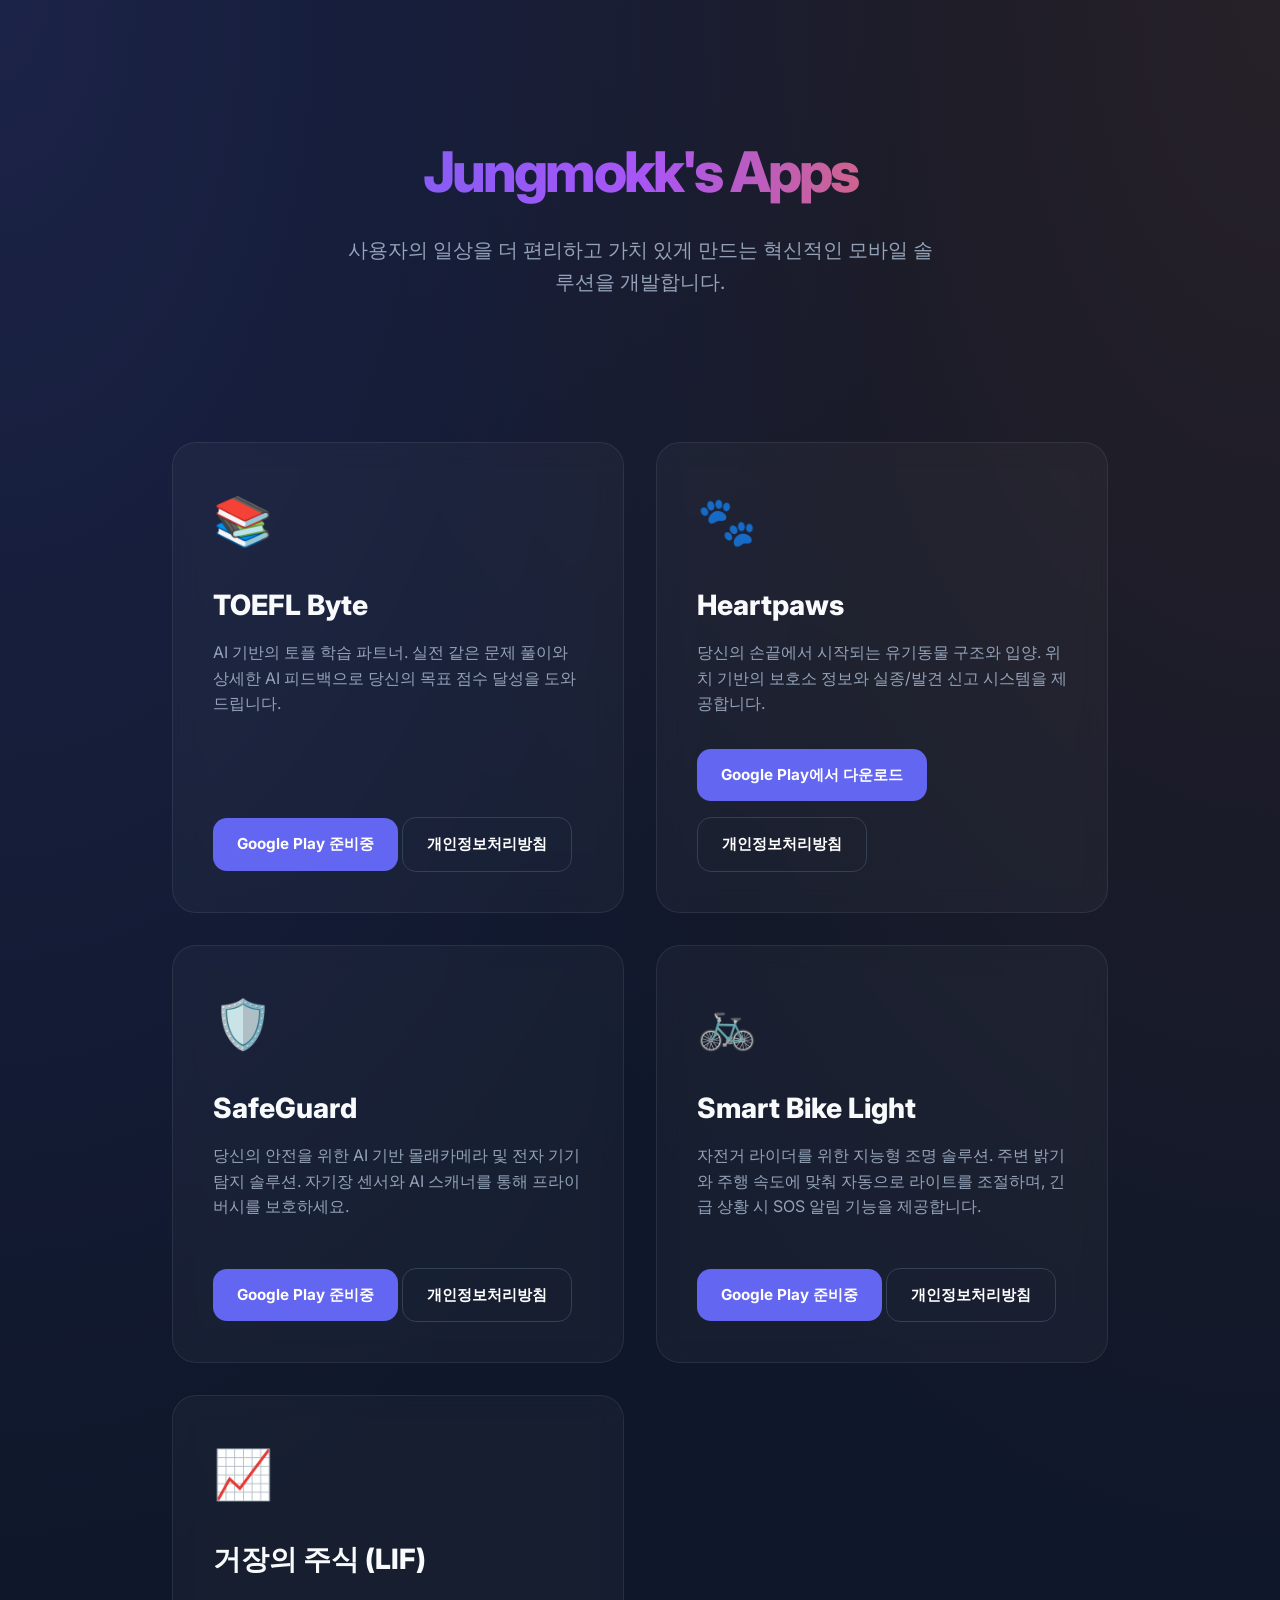
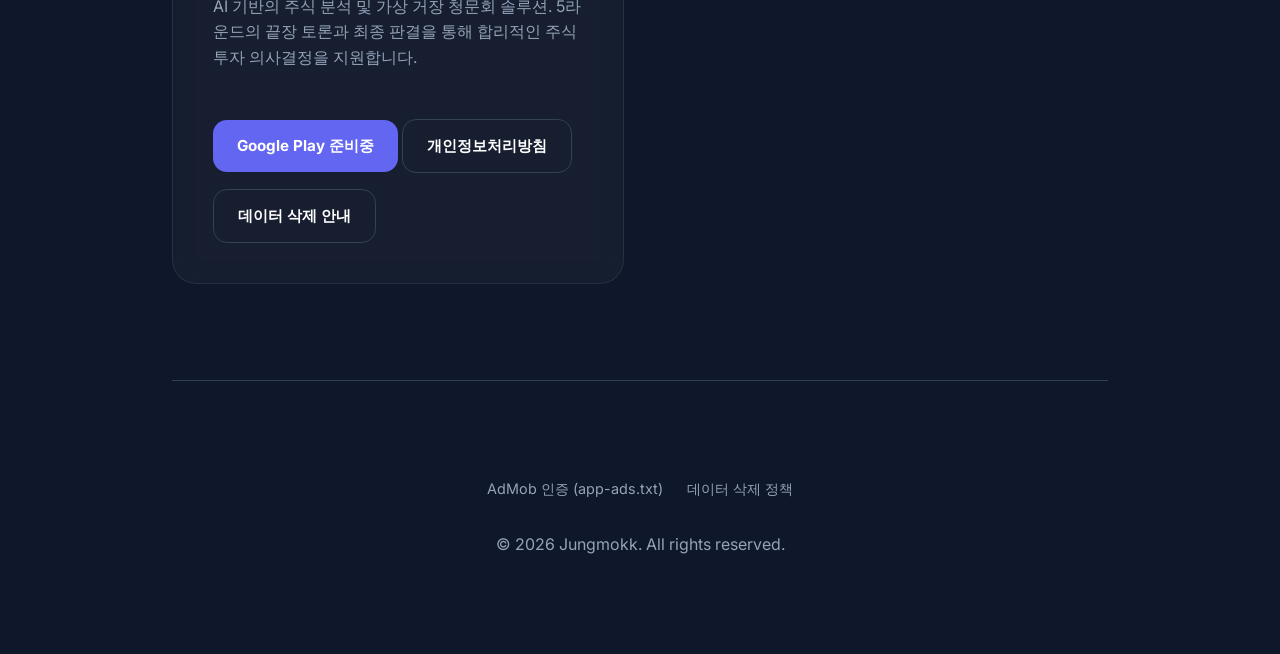
<file: index.html>
<!DOCTYPE html>
<html lang="ko">
<head>
    <meta charset="UTF-8">
    <meta name="viewport" content="width=device-width, initial-scale=1.0">
    <title>Jungmokk's Apps - Innovative Mobile Solutions</title>
    <link rel="stylesheet" href="styles.css">
    <link rel="preconnect" href="https://fonts.googleapis.com">
    <link rel="preconnect" href="https://fonts.gstatic.com" crossorigin>
    <link href="https://fonts.googleapis.com/css2?family=Inter:wght@400;700;800&display=swap" rel="stylesheet">
</head>
<body>
    <div class="container">
        <header>
            <h1>Jungmokk's Apps</h1>
            <p class="tagline">사용자의 일상을 더 편리하고 가치 있게 만드는 혁신적인 모바일 솔루션을 개발합니다.</p>
        </header>

        <main id="apps">
            <!-- Toeflbyte -->
            <div class="app-card">
                <div class="app-icon">📚</div>
                <h3>TOEFL Byte</h3>
                <p>AI 기반의 토플 학습 파트너. 실전 같은 문제 풀이와 상세한 AI 피드백으로 당신의 목표 점수 달성을 도와드립니다.</p>
                <div class="app-links">
                    <a href="#" class="cta-button">Google Play 준비중</a>
                    <a href="toeflbyte-privacy.html" class="cta-button secondary">개인정보처리방침</a>
                </div>
            </div>

            <!-- Heartpaws -->
            <div class="app-card">
                <div class="app-icon">🐾</div>
                <h3>Heartpaws</h3>
                <p>당신의 손끝에서 시작되는 유기동물 구조와 입양. 위치 기반의 보호소 정보와 실종/발견 신고 시스템을 제공합니다.</p>
                <div class="app-links">
                    <a href="https://play.google.com/store/apps/details?id=com.heartpaws.app" class="cta-button">Google Play에서 다운로드</a>
                    <a href="heartpaws-privacy.html" class="cta-button secondary">개인정보처리방침</a>
                </div>
            </div>

            <!-- SafeGuard -->
            <div class="app-card">
                <div class="app-icon">🛡️</div>
                <h3>SafeGuard</h3>
                <p>당신의 안전을 위한 AI 기반 몰래카메라 및 전자 기기 탐지 솔루션. 자기장 센서와 AI 스캐너를 통해 프라이버시를 보호하세요.</p>
                <div class="app-links">
                    <a href="#" class="cta-button">Google Play 준비중</a>
                    <a href="safeguard-privacy.html" class="cta-button secondary">개인정보처리방침</a>
                </div>
            </div>

            <!-- Smart Bike Light -->
            <div class="app-card">
                <div class="app-icon">🚲</div>
                <h3>Smart Bike Light</h3>
                <p>자전거 라이더를 위한 지능형 조명 솔루션. 주변 밝기와 주행 속도에 맞춰 자동으로 라이트를 조절하며, 긴급 상황 시 SOS 알림 기능을 제공합니다.</p>
                <div class="app-links">
                    <a href="#" class="cta-button">Google Play 준비중</a>
                    <a href="smartbikelight-privacy.html" class="cta-button secondary">개인정보처리방침</a>
                </div>
            </div>

            <!-- 거장의 주식 (Legendary Investors Fund) -->
            <div class="app-card">
                <div class="app-icon">📈</div>
                <h3>거장의 주식 (LIF)</h3>
                <p>AI 기반의 주식 분석 및 가상 거장 청문회 솔루션. 5라운드의 끝장 토론과 최종 판결을 통해 합리적인 주식 투자 의사결정을 지원합니다.</p>
                <div class="app-links">
                    <a href="#" class="cta-button">Google Play 준비중</a>
                    <a href="lif-privacy.html" class="cta-button secondary">개인정보처리방침</a>
                    <a href="lif-data-deletion.html" class="cta-button secondary">데이터 삭제 안내</a>
                </div>
            </div>
        </main>

        <footer>
            <div class="links">
                <a href="app-ads.txt">AdMob 인증 (app-ads.txt)</a>
                <a href="data-deletion.html">데이터 삭제 정책</a>
            </div>
            <p>&copy; 2026 Jungmokk. All rights reserved.</p>
        </footer>
    </div>
</body>
</html>
</file>
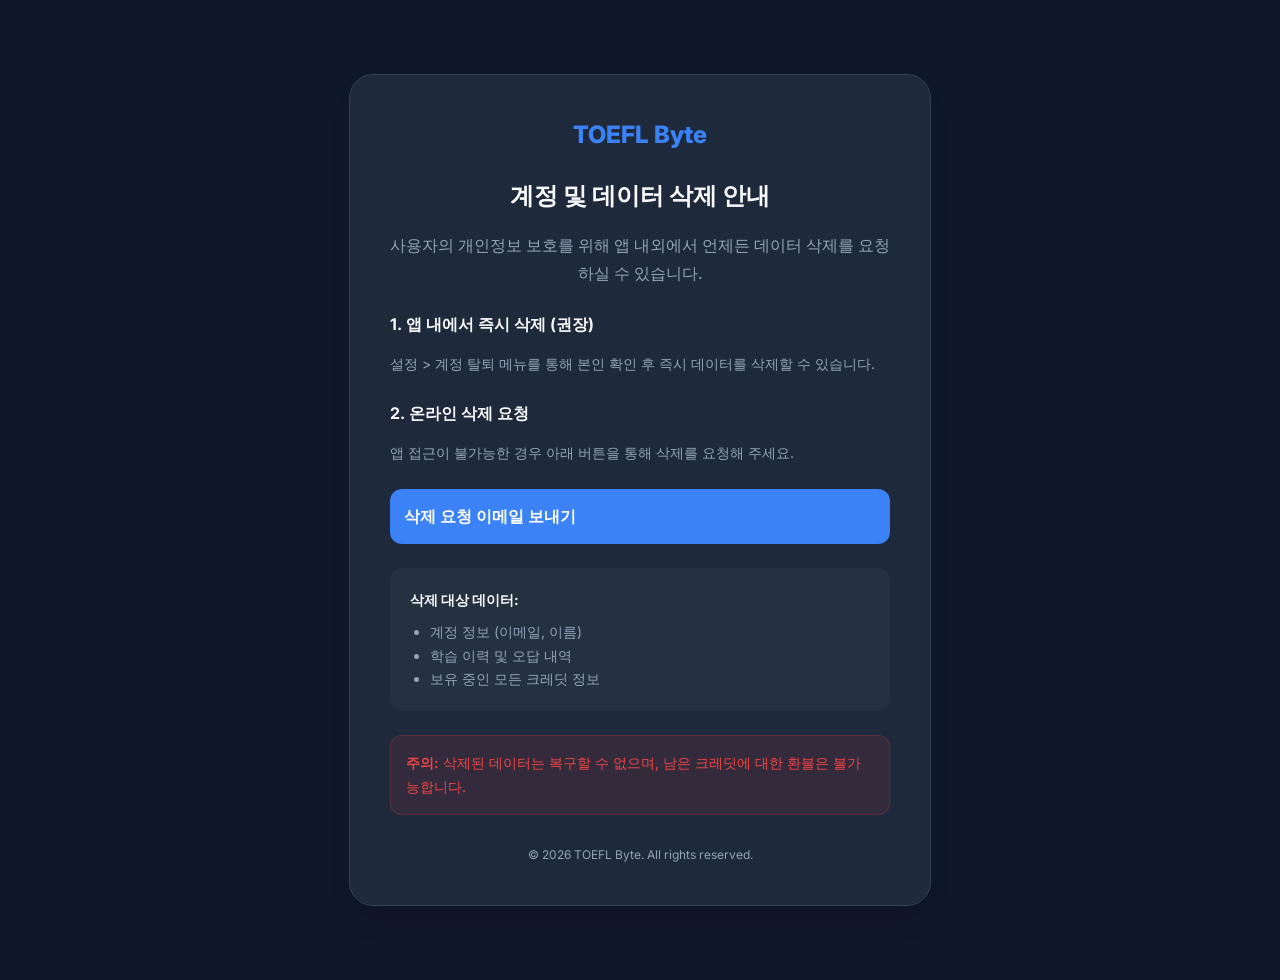
<file: data-deletion.html>
<!DOCTYPE html>
<html lang="ko">
<head>
    <meta charset="UTF-8">
    <meta name="viewport" content="width=device-width, initial-scale=1.0">
    <title>TOEFL Byte - 데이터 삭제 안내</title>
    <style>
        @import url('https://fonts.googleapis.com/css2?family=Inter:wght@400;600;700&display=swap');

        :root {
            --primary: #EF4444; /* Alert color */
            --background: #0F172A;
            --card: #1E293B;
            --text: #F8FAFC;
            --text-secondary: #94A3B8;
            --border: #334155;
        }

        body {
            font-family: 'Inter', sans-serif;
            background-color: var(--background);
            color: var(--text);
            line-height: 1.7;
            margin: 0;
            padding: 40px 20px;
            display: flex;
            justify-content: center;
            align-items: center;
            min-height: 100vh;
        }

        .container {
            max-width: 500px;
            background-color: var(--card);
            padding: 40px;
            border-radius: 24px;
            border: 1px solid var(--border);
            text-align: center;
            box-shadow: 0 20px 25px -5px rgba(0, 0, 0, 0.1);
        }

        .logo {
            font-size: 24px;
            font-weight: 800;
            color: #3B82F6;
            margin-bottom: 20px;
            display: block;
            text-decoration: none;
        }

        h1 {
            font-size: 24px;
            font-weight: 700;
            margin-bottom: 16px;
        }

        p {
            color: var(--text-secondary);
            margin-bottom: 24px;
        }

        .data-list {
            text-align: left;
            background: rgba(255,255,255,0.03);
            padding: 20px;
            border-radius: 12px;
            margin-bottom: 24px;
        }

        .data-list ul {
            margin: 0;
            padding-left: 20px;
            color: var(--text-secondary);
            font-size: 14px;
        }

        .warning-box {
            background-color: rgba(239, 68, 68, 0.1);
            border: 1px solid rgba(239, 68, 68, 0.2);
            padding: 15px;
            border-radius: 12px;
            margin-bottom: 30px;
            color: var(--primary);
            font-size: 14px;
            text-align: left;
        }

        .method-box {
            text-align: left;
            margin-bottom: 24px;
        }

        .method-title {
            font-weight: 700;
            margin-bottom: 8px;
            display: block;
            color: var(--text);
        }

        .btn {
            display: block;
            background-color: #3B82F6;
            color: white;
            padding: 14px;
            border-radius: 12px;
            text-decoration: none;
            font-weight: 600;
            transition: opacity 0.2s;
            margin-bottom: 10px;
        }

        .btn-secondary {
            background-color: var(--border);
        }

        .btn:hover {
            opacity: 0.9;
        }

        .footer {
            margin-top: 30px;
            font-size: 12px;
            color: var(--text-secondary);
        }
    </style>
</head>
<body>
    <div class="container">
        <a href="index.html" class="logo">TOEFL Byte</a>
        <h1>계정 및 데이터 삭제 안내</h1>
        <p>사용자의 개인정보 보호를 위해 앱 내외에서 언제든 데이터 삭제를 요청하실 수 있습니다.</p>
        
        <div class="method-box">
            <span class="method-title">1. 앱 내에서 즉시 삭제 (권장)</span>
            <p style="font-size: 14px;">설정 > 계정 탈퇴 메뉴를 통해 본인 확인 후 즉시 데이터를 삭제할 수 있습니다.</p>
        </div>

        <div class="method-box">
            <span class="method-title">2. 온라인 삭제 요청</span>
            <p style="font-size: 14px;">앱 접근이 불가능한 경우 아래 버튼을 통해 삭제를 요청해 주세요.</p>
            <a href="mailto:support@toeflbyte.app?subject=TOEFL Byte 데이터 삭제 요청" class="btn">삭제 요청 이메일 보내기</a>
        </div>

        <div class="data-list">
            <span class="method-title" style="font-size: 14px;">삭제 대상 데이터:</span>
            <ul>
                <li>계정 정보 (이메일, 이름)</li>
                <li>학습 이력 및 오답 내역</li>
                <li>보유 중인 모든 크레딧 정보</li>
            </ul>
        </div>

        <div class="warning-box">
            <strong>주의:</strong> 삭제된 데이터는 복구할 수 없으며, 남은 크레딧에 대한 환불은 불가능합니다.
        </div>

        <div class="footer">
            © 2026 TOEFL Byte. All rights reserved.
        </div>
    </div>
</body>
</html>
</file>
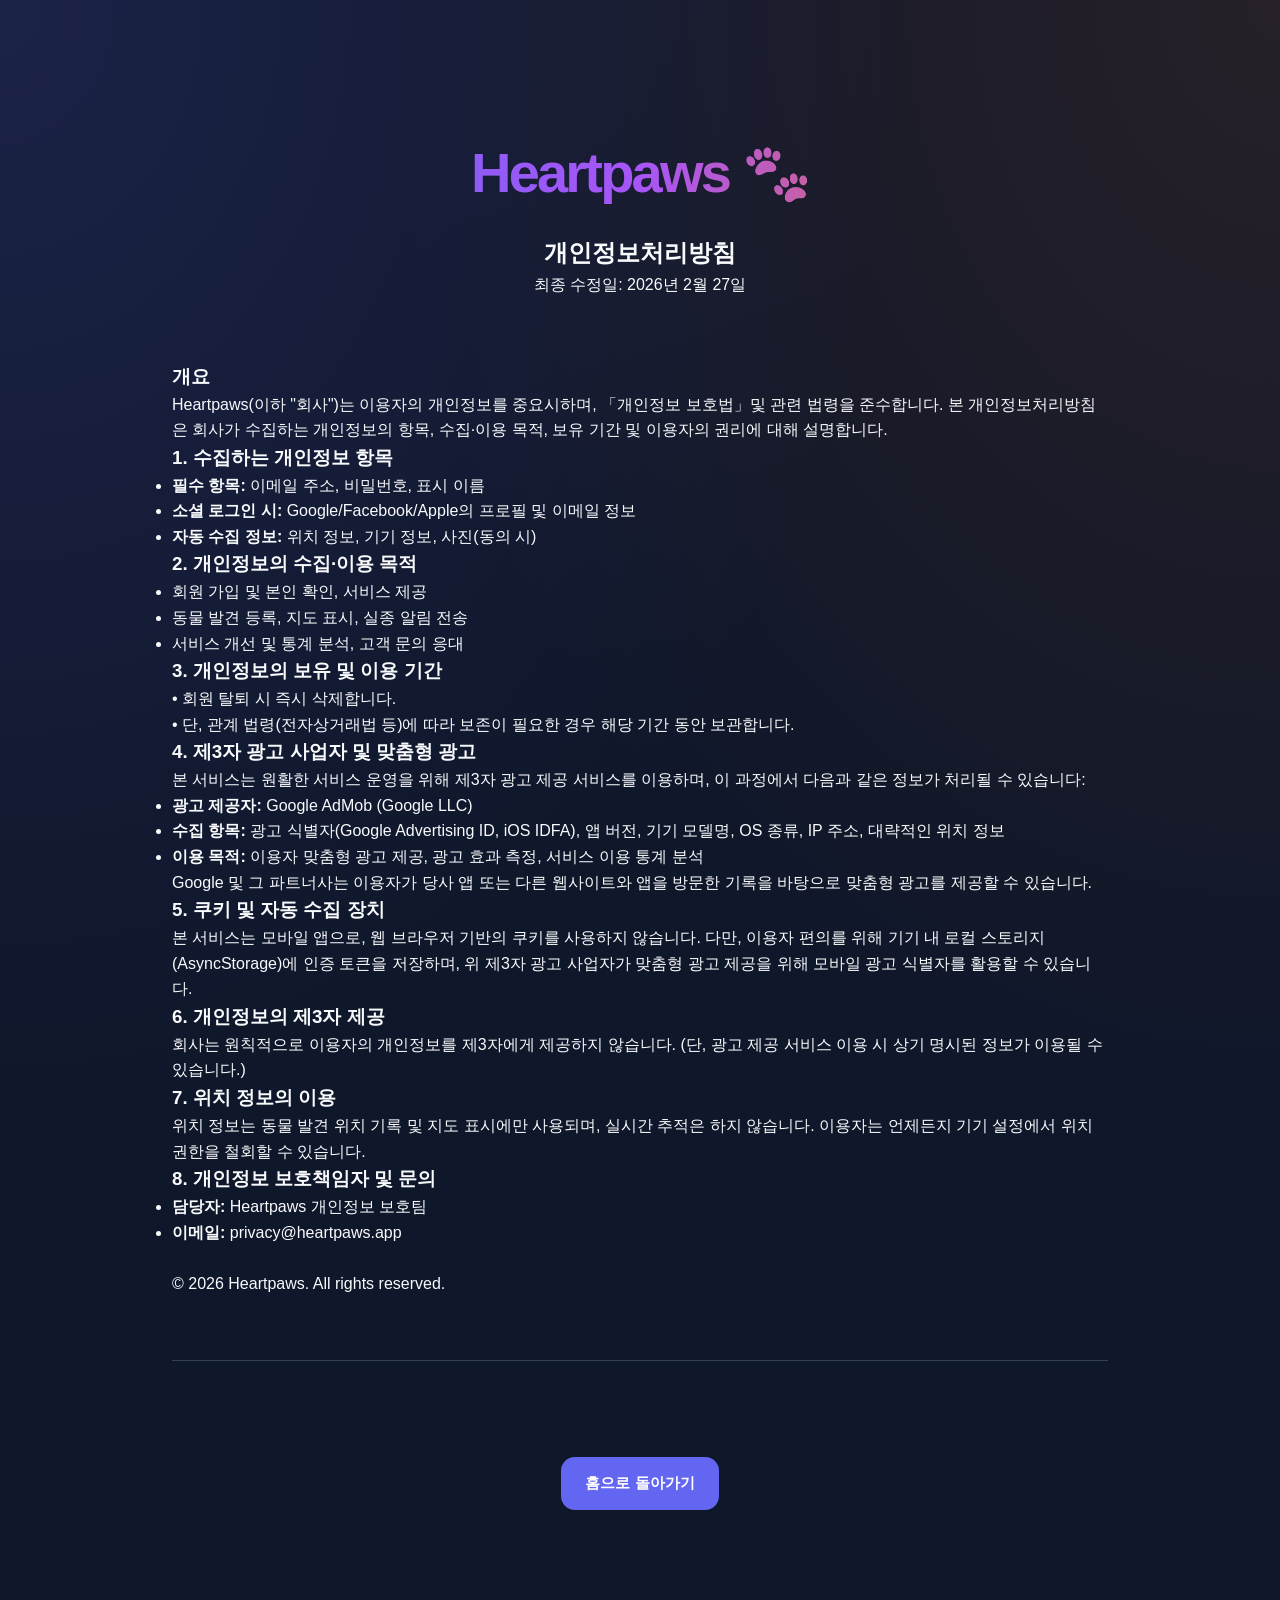
<file: heartpaws-privacy.html>
<!DOCTYPE html>
<html lang="ko">
<head>
    <meta charset="UTF-8">
    <meta name="viewport" content="width=device-width, initial-scale=1.0">
    <title>개인정보처리방침 - Heartpaws</title>
    <link rel="stylesheet" href="styles.css">
</head>
<body>
    <div class="container">
        <header>
            <h1>Heartpaws 🐾</h1>
            <h2>개인정보처리방침</h2>
            <p>최종 수정일: 2026년 2월 27일</p>
        </header>

        <section class="privacy-body">
            <h3>개요</h3>
            <p>Heartpaws(이하 "회사")는 이용자의 개인정보를 중요시하며, 「개인정보 보호법」및 관련 법령을 준수합니다. 본 개인정보처리방침은 회사가 수집하는 개인정보의 항목, 수집·이용 목적, 보유 기간 및 이용자의 권리에 대해 설명합니다.</p>

            <h3>1. 수집하는 개인정보 항목</h3>
            <ul>
                <li><strong>필수 항목:</strong> 이메일 주소, 비밀번호, 표시 이름</li>
                <li><strong>소셜 로그인 시:</strong> Google/Facebook/Apple의 프로필 및 이메일 정보</li>
                <li><strong>자동 수집 정보:</strong> 위치 정보, 기기 정보, 사진(동의 시)</li>
            </ul>

            <h3>2. 개인정보의 수집·이용 목적</h3>
            <ul>
                <li>회원 가입 및 본인 확인, 서비스 제공</li>
                <li>동물 발견 등록, 지도 표시, 실종 알림 전송</li>
                <li>서비스 개선 및 통계 분석, 고객 문의 응대</li>
            </ul>

            <h3>3. 개인정보의 보유 및 이용 기간</h3>
            <p>• 회원 탈퇴 시 즉시 삭제합니다.<br>
            • 단, 관계 법령(전자상거래법 등)에 따라 보존이 필요한 경우 해당 기간 동안 보관합니다.</p>

            <h3>4. 제3자 광고 사업자 및 맞춤형 광고</h3>
            <p>본 서비스는 원활한 서비스 운영을 위해 제3자 광고 제공 서비스를 이용하며, 이 과정에서 다음과 같은 정보가 처리될 수 있습니다:</p>
            <ul>
                <li><strong>광고 제공자:</strong> Google AdMob (Google LLC)</li>
                <li><strong>수집 항목:</strong> 광고 식별자(Google Advertising ID, iOS IDFA), 앱 버전, 기기 모델명, OS 종류, IP 주소, 대략적인 위치 정보</li>
                <li><strong>이용 목적:</strong> 이용자 맞춤형 광고 제공, 광고 효과 측정, 서비스 이용 통계 분석</li>
            </ul>
            <p>Google 및 그 파트너사는 이용자가 당사 앱 또는 다른 웹사이트와 앱을 방문한 기록을 바탕으로 맞춤형 광고를 제공할 수 있습니다.</p>

            <h3>5. 쿠키 및 자동 수집 장치</h3>
            <p>본 서비스는 모바일 앱으로, 웹 브라우저 기반의 쿠키를 사용하지 않습니다. 다만, 이용자 편의를 위해 기기 내 로컬 스토리지(AsyncStorage)에 인증 토큰을 저장하며, 위 제3자 광고 사업자가 맞춤형 광고 제공을 위해 모바일 광고 식별자를 활용할 수 있습니다.</p>

            <h3>6. 개인정보의 제3자 제공</h3>
            <p>회사는 원칙적으로 이용자의 개인정보를 제3자에게 제공하지 않습니다. (단, 광고 제공 서비스 이용 시 상기 명시된 정보가 이용될 수 있습니다.)</p>

            <h3>7. 위치 정보의 이용</h3>
            <p>위치 정보는 동물 발견 위치 기록 및 지도 표시에만 사용되며, 실시간 추적은 하지 않습니다. 이용자는 언제든지 기기 설정에서 위치 권한을 철회할 수 있습니다.</p>

            <h3>8. 개인정보 보호책임자 및 문의</h3>
            <ul>
                <li><strong>담당자:</strong> Heartpaws 개인정보 보호팀</li>
                <li><strong>이메일:</strong> privacy@heartpaws.app</li>
            </ul>

            <br>
            <p>&copy; 2026 Heartpaws. All rights reserved.</p>
        </section>

        <footer>
            <a href="index.html" class="cta-button">홈으로 돌아가기</a>
        </footer>
    </div>
</body>
</html>
</file>
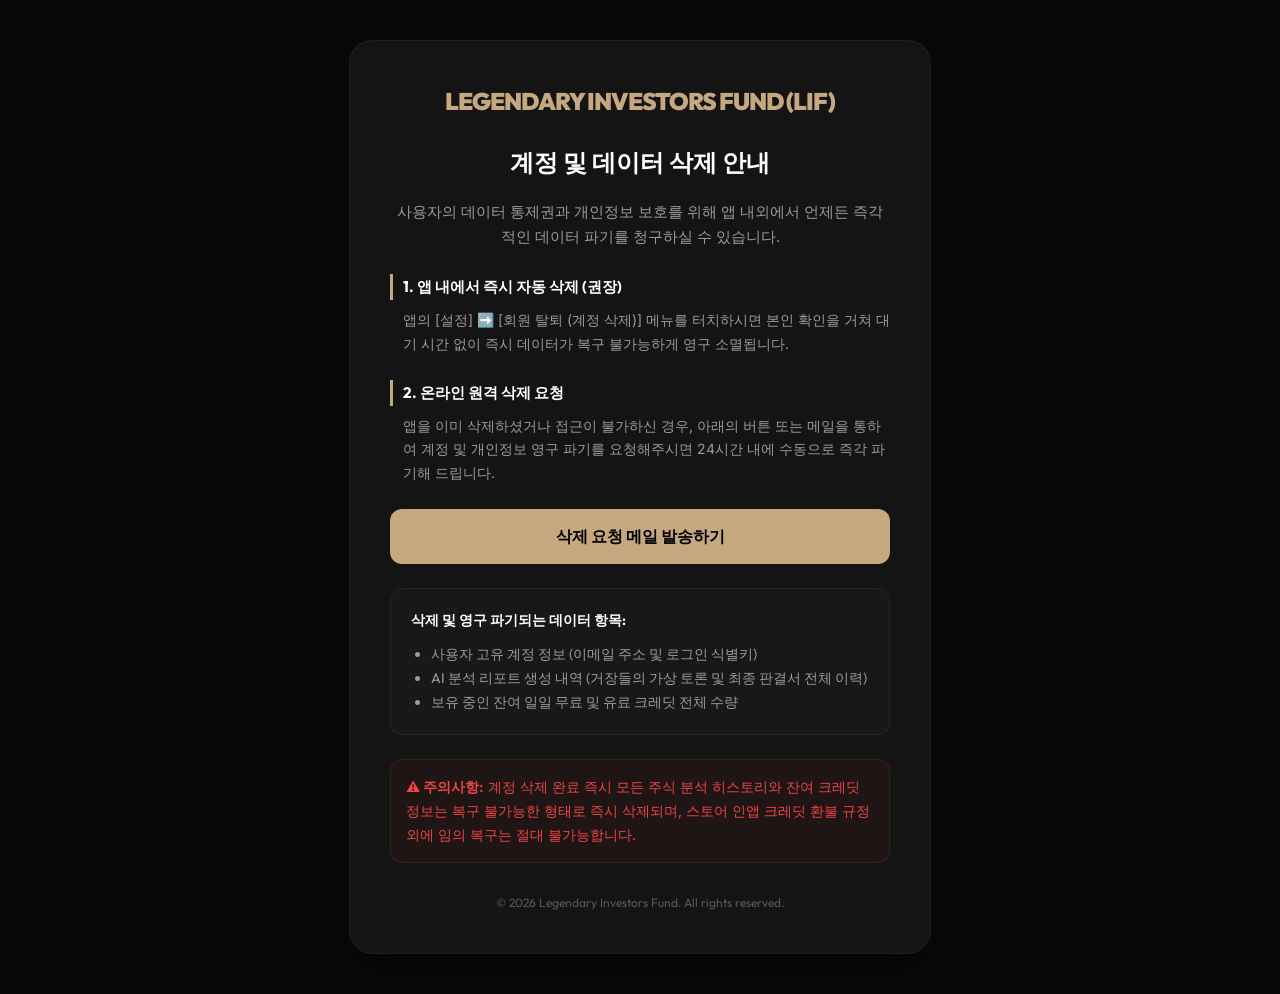
<file: lif-data-deletion.html>
<!DOCTYPE html>
<html lang="ko">
<head>
    <meta charset="UTF-8">
    <meta name="viewport" content="width=device-width, initial-scale=1.0">
    <title>계정 및 데이터 삭제 안내 - 거장의 주식 (LIF)</title>
    <link href="https://fonts.googleapis.com/css2?family=Inter:wght@400;600;700&family=Outfit:wght@300;600;900&display=swap" rel="stylesheet">
    <style>
        :root {
            --primary: #c5a880; /* Elegant Warm Gold */
            --danger: #EF4444; /* Alert color */
            --background: #090909;
            --card: #141414;
            --text: #ffffff;
            --text-secondary: #9b9b9b;
            --border: rgba(255, 255, 255, 0.05);
        }

        body {
            font-family: 'Outfit', sans-serif;
            background-color: var(--background);
            color: var(--text);
            line-height: 1.7;
            margin: 0;
            padding: 40px 20px;
            display: flex;
            justify-content: center;
            align-items: center;
            min-height: 100vh;
        }

        .container {
            max-width: 500px;
            width: 100%;
            background-color: var(--card);
            padding: 40px;
            border-radius: 24px;
            border: 1px solid var(--border);
            text-align: center;
            box-shadow: 0 20px 25px -5px rgba(0, 0, 0, 0.5);
        }

        .logo {
            font-size: 24px;
            font-weight: 900;
            color: var(--primary);
            margin-bottom: 20px;
            display: block;
            text-decoration: none;
            letter-spacing: -1px;
            text-transform: uppercase;
        }

        h1 {
            font-size: 24px;
            font-weight: 700;
            margin-bottom: 16px;
        }

        p {
            font-family: 'Inter', sans-serif;
            color: var(--text-secondary);
            margin-bottom: 24px;
            font-size: 0.95rem;
        }

        .data-list {
            text-align: left;
            background: rgba(255, 255, 255, 0.02);
            padding: 20px;
            border-radius: 12px;
            margin-bottom: 24px;
            border: 1px solid var(--border);
        }

        .data-list ul {
            margin: 0;
            padding-left: 20px;
            color: var(--text-secondary);
            font-size: 14px;
        }

        .warning-box {
            background-color: rgba(239, 68, 68, 0.05);
            border: 1px solid rgba(239, 68, 68, 0.15);
            padding: 15px;
            border-radius: 12px;
            margin-bottom: 30px;
            color: var(--danger);
            font-size: 14px;
            text-align: left;
            font-family: 'Inter', sans-serif;
        }

        .method-box {
            text-align: left;
            margin-bottom: 24px;
        }

        .method-title {
            font-weight: 700;
            margin-bottom: 8px;
            display: block;
            color: var(--text);
            font-size: 0.95rem;
            border-left: 3px solid var(--primary);
            padding-left: 10px;
        }

        .btn {
            display: block;
            background-color: var(--primary);
            color: #000000;
            padding: 14px;
            border-radius: 12px;
            text-decoration: none;
            font-weight: 700;
            transition: opacity 0.2s;
            margin-top: 15px;
            text-align: center;
        }

        .btn:hover {
            opacity: 0.9;
        }

        .footer {
            margin-top: 30px;
            font-size: 12px;
            color: var(--text-secondary);
            opacity: 0.5;
        }
    </style>
</head>
<body>
    <div class="container">
        <a href="index.html" class="logo">Legendary Investors Fund (LIF)</a>
        <h1>계정 및 데이터 삭제 안내</h1>
        <p>사용자의 데이터 통제권과 개인정보 보호를 위해 앱 내외에서 언제든 즉각적인 데이터 파기를 청구하실 수 있습니다.</p>
        
        <div class="method-box">
            <span class="method-title">1. 앱 내에서 즉시 자동 삭제 (권장)</span>
            <p style="font-size: 14px; margin-top: 8px; padding-left: 13px;">앱의 [설정] ➡️ [회원 탈퇴 (계정 삭제)] 메뉴를 터치하시면 본인 확인을 거쳐 대기 시간 없이 즉시 데이터가 복구 불가능하게 영구 소멸됩니다.</p>
        </div>

        <div class="method-box">
            <span class="method-title">2. 온라인 원격 삭제 요청</span>
            <p style="font-size: 14px; margin-top: 8px; padding-left: 13px;">앱을 이미 삭제하셨거나 접근이 불가하신 경우, 아래의 버튼 또는 메일을 통하여 계정 및 개인정보 영구 파기를 요청해주시면 24시간 내에 수동으로 즉각 파기해 드립니다.</p>
            <a href="mailto:jungmokk@gmail.com?subject=거장의 주식 (LIF) 계정 및 데이터 삭제 요청" class="btn">삭제 요청 메일 발송하기</a>
        </div>

        <div class="data-list">
            <span class="method-title" style="font-size: 14px; border-left: none; padding-left: 0; margin-bottom: 10px;">삭제 및 영구 파기되는 데이터 항목:</span>
            <ul>
                <li>사용자 고유 계정 정보 (이메일 주소 및 로그인 식별키)</li>
                <li>AI 분석 리포트 생성 내역 (거장들의 가상 토론 및 최종 판결서 전체 이력)</li>
                <li>보유 중인 잔여 일일 무료 및 유료 크레딧 전체 수량</li>
            </ul>
        </div>

        <div class="warning-box">
            <strong>⚠️ 주의사항:</strong> 계정 삭제 완료 즉시 모든 주식 분석 히스토리와 잔여 크레딧 정보는 복구 불가능한 형태로 즉시 삭제되며, 스토어 인앱 크레딧 환불 규정 외에 임의 복구는 절대 불가능합니다.
        </div>

        <div class="footer">
            &copy; 2026 Legendary Investors Fund. All rights reserved.
        </div>
    </div>
</body>
</html>
</file>
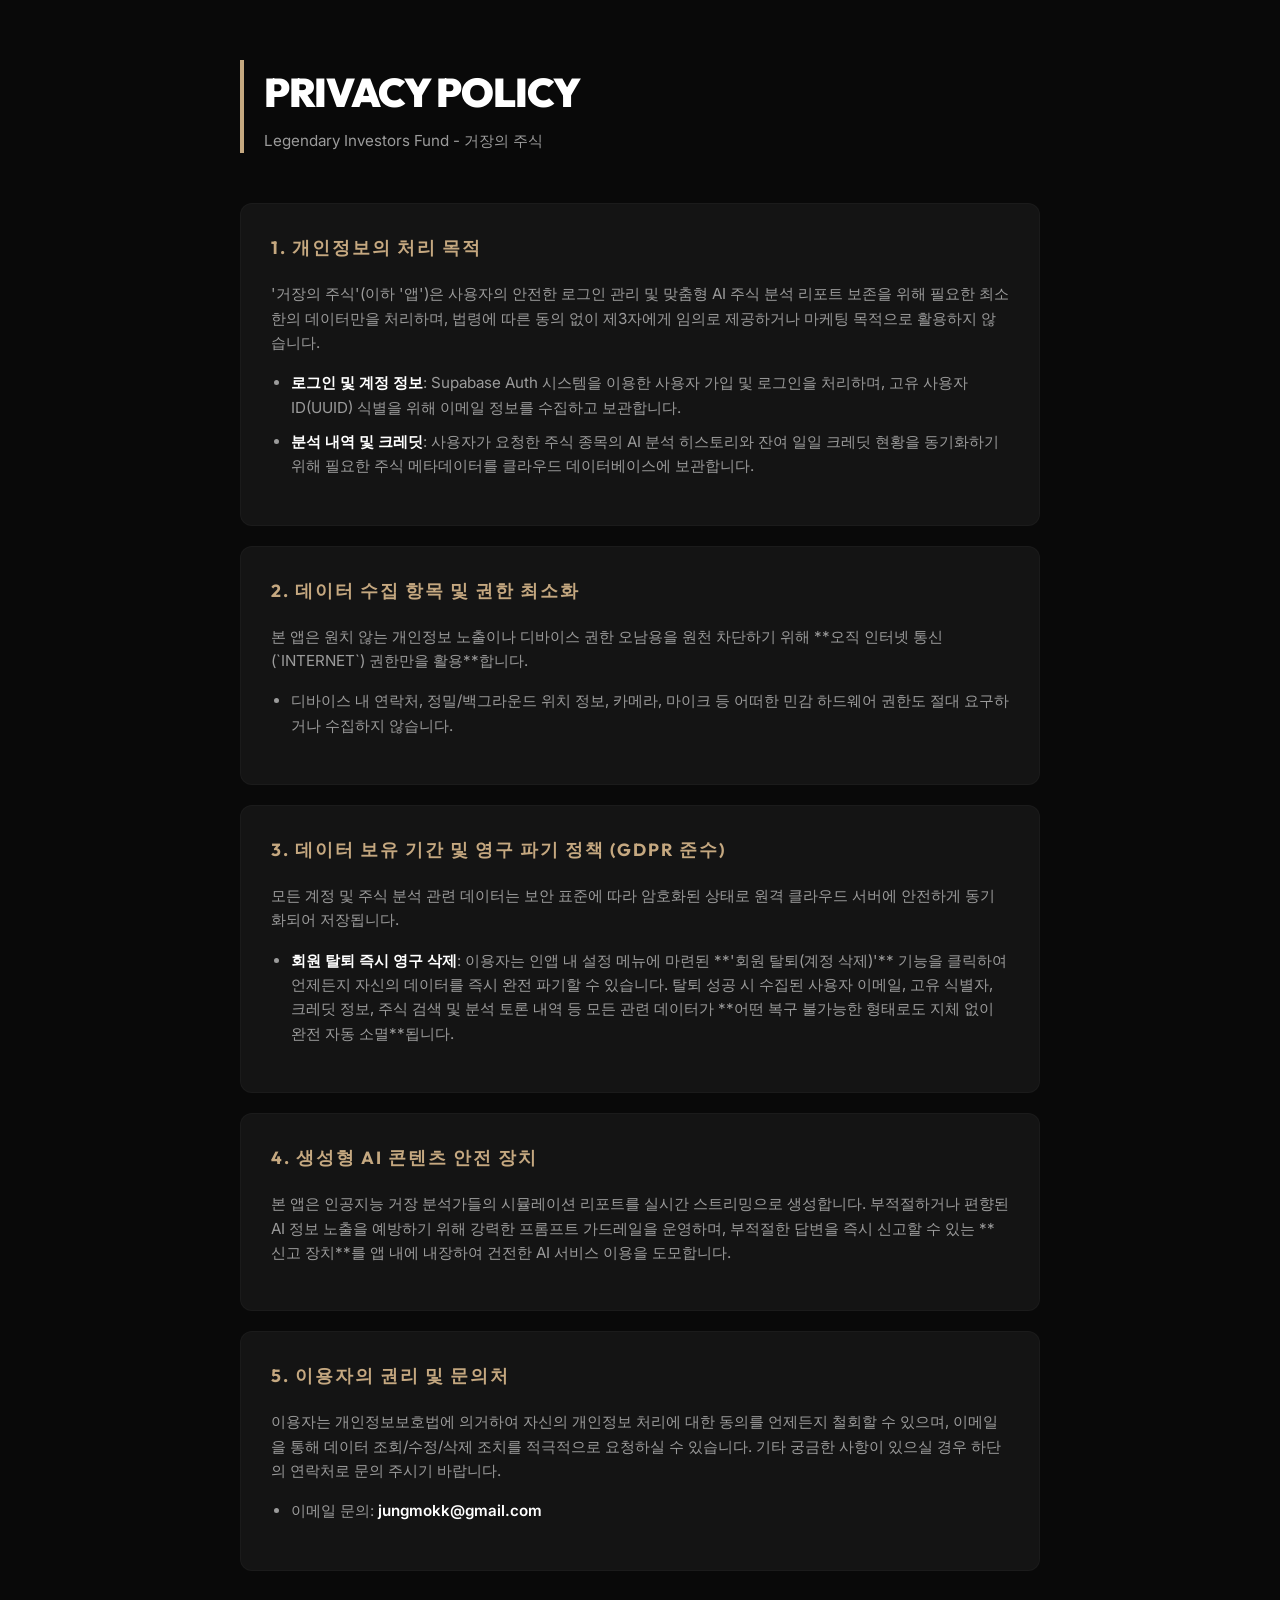
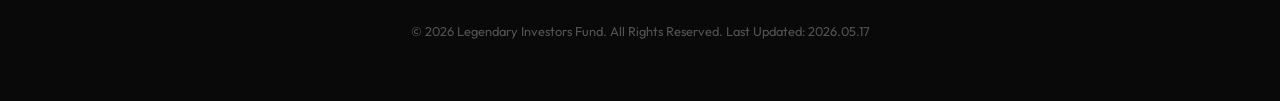
<file: lif-privacy.html>
<!DOCTYPE html>
<html lang="ko">
<head>
    <meta charset="UTF-8">
    <meta name="viewport" content="width=device-width, initial-scale=1.0">
    <title>개인정보처리방침 - 거장의 주식 (LIF)</title>
    <link href="https://fonts.googleapis.com/css2?family=Inter:wght@400;700&family=Outfit:wght@300;600;900&display=swap" rel="stylesheet">
    <style>
        :root {
            --primary: #c5a880; /* Elegant Warm Gold */
            --bg: #090909;
            --surface: #141414;
            --text-main: #ffffff;
            --text-dim: #9b9b9b;
        }

        body {
            background-color: var(--bg);
            color: var(--text-main);
            font-family: 'Outfit', sans-serif;
            line-height: 1.6;
            margin: 0;
            padding: 0;
            display: flex;
            justify-content: center;
        }

        .container {
            max-width: 800px;
            width: 90%;
            padding: 60px 20px;
        }

        header {
            border-left: 4px solid var(--primary);
            padding-left: 20px;
            margin-bottom: 50px;
        }

        h1 {
            font-size: 2.5rem;
            font-weight: 900;
            letter-spacing: -1px;
            margin: 0;
            text-transform: uppercase;
        }

        .subtitle {
            font-family: 'Inter', sans-serif;
            color: var(--text-dim);
            font-weight: 400;
            margin-top: 5px;
        }

        section {
            background: var(--surface);
            border-radius: 12px;
            padding: 30px;
            margin-bottom: 20px;
            border: 1px solid rgba(255, 255, 255, 0.03);
        }

        h2 {
            color: var(--primary);
            font-size: 1.1rem;
            text-transform: uppercase;
            letter-spacing: 2px;
            margin-top: 0;
            margin-bottom: 20px;
        }

        p, li {
            font-family: 'Inter', sans-serif;
            color: var(--text-dim);
            font-size: 0.95rem;
        }

        ul {
            padding-left: 20px;
        }

        li {
            margin-bottom: 10px;
        }

        .highlight {
            color: var(--text-main);
            font-weight: 600;
        }

        footer {
            margin-top: 50px;
            text-align: center;
            font-size: 0.8rem;
            color: var(--text-dim);
            opacity: 0.5;
        }
    </style>
</head>
<body>
    <div class="container">
        <header>
            <h1>Privacy Policy</h1>
            <p class="subtitle">Legendary Investors Fund - 거장의 주식</p>
        </header>

        <section>
            <h2>1. 개인정보의 처리 목적</h2>
            <p>'거장의 주식'(이하 '앱')은 사용자의 안전한 로그인 관리 및 맞춤형 AI 주식 분석 리포트 보존을 위해 필요한 최소한의 데이터만을 처리하며, 법령에 따른 동의 없이 제3자에게 임의로 제공하거나 마케팅 목적으로 활용하지 않습니다.</p>
            <ul>
                <li><span class="highlight">로그인 및 계정 정보</span>: Supabase Auth 시스템을 이용한 사용자 가입 및 로그인을 처리하며, 고유 사용자 ID(UUID) 식별을 위해 이메일 정보를 수집하고 보관합니다.</li>
                <li><span class="highlight">분석 내역 및 크레딧</span>: 사용자가 요청한 주식 종목의 AI 분석 히스토리와 잔여 일일 크레딧 현황을 동기화하기 위해 필요한 주식 메타데이터를 클라우드 데이터베이스에 보관합니다.</li>
            </ul>
        </section>

        <section>
            <h2>2. 데이터 수집 항목 및 권한 최소화</h2>
            <p>본 앱은 원치 않는 개인정보 노출이나 디바이스 권한 오남용을 원천 차단하기 위해 **오직 인터넷 통신(`INTERNET`) 권한만을 활용**합니다.</p>
            <ul>
                <li>디바이스 내 연락처, 정밀/백그라운드 위치 정보, 카메라, 마이크 등 어떠한 민감 하드웨어 권한도 절대 요구하거나 수집하지 않습니다.</li>
            </ul>
        </section>

        <section>
            <h2>3. 데이터 보유 기간 및 영구 파기 정책 (GDPR 준수)</h2>
            <p>모든 계정 및 주식 분석 관련 데이터는 보안 표준에 따라 암호화된 상태로 원격 클라우드 서버에 안전하게 동기화되어 저장됩니다.</p>
            <ul>
                <li><span class="highlight">회원 탈퇴 즉시 영구 삭제</span>: 이용자는 인앱 내 설정 메뉴에 마련된 **'회원 탈퇴(계정 삭제)'** 기능을 클릭하여 언제든지 자신의 데이터를 즉시 완전 파기할 수 있습니다. 탈퇴 성공 시 수집된 사용자 이메일, 고유 식별자, 크레딧 정보, 주식 검색 및 분석 토론 내역 등 모든 관련 데이터가 **어떤 복구 불가능한 형태로도 지체 없이 완전 자동 소멸**됩니다.</li>
            </ul>
        </section>

        <section>
            <h2>4. 생성형 AI 콘텐츠 안전 장치</h2>
            <p>본 앱은 인공지능 거장 분석가들의 시뮬레이션 리포트를 실시간 스트리밍으로 생성합니다. 부적절하거나 편향된 AI 정보 노출을 예방하기 위해 강력한 프롬프트 가드레일을 운영하며, 부적절한 답변을 즉시 신고할 수 있는 **신고 장치**를 앱 내에 내장하여 건전한 AI 서비스 이용을 도모합니다.</p>
        </section>

        <section>
            <h2>5. 이용자의 권리 및 문의처</h2>
            <p>이용자는 개인정보보호법에 의거하여 자신의 개인정보 처리에 대한 동의를 언제든지 철회할 수 있으며, 이메일을 통해 데이터 조회/수정/삭제 조치를 적극적으로 요청하실 수 있습니다. 기타 궁금한 사항이 있으실 경우 하단의 연락처로 문의 주시기 바랍니다.</p>
            <ul>
                <li>이메일 문의: <span class="highlight">jungmokk@gmail.com</span></li>
            </ul>
        </section>

        <footer>
            &copy; 2026 Legendary Investors Fund. All Rights Reserved. Last Updated: 2026.05.17
        </footer>
    </div>
</body>
</html>
</file>
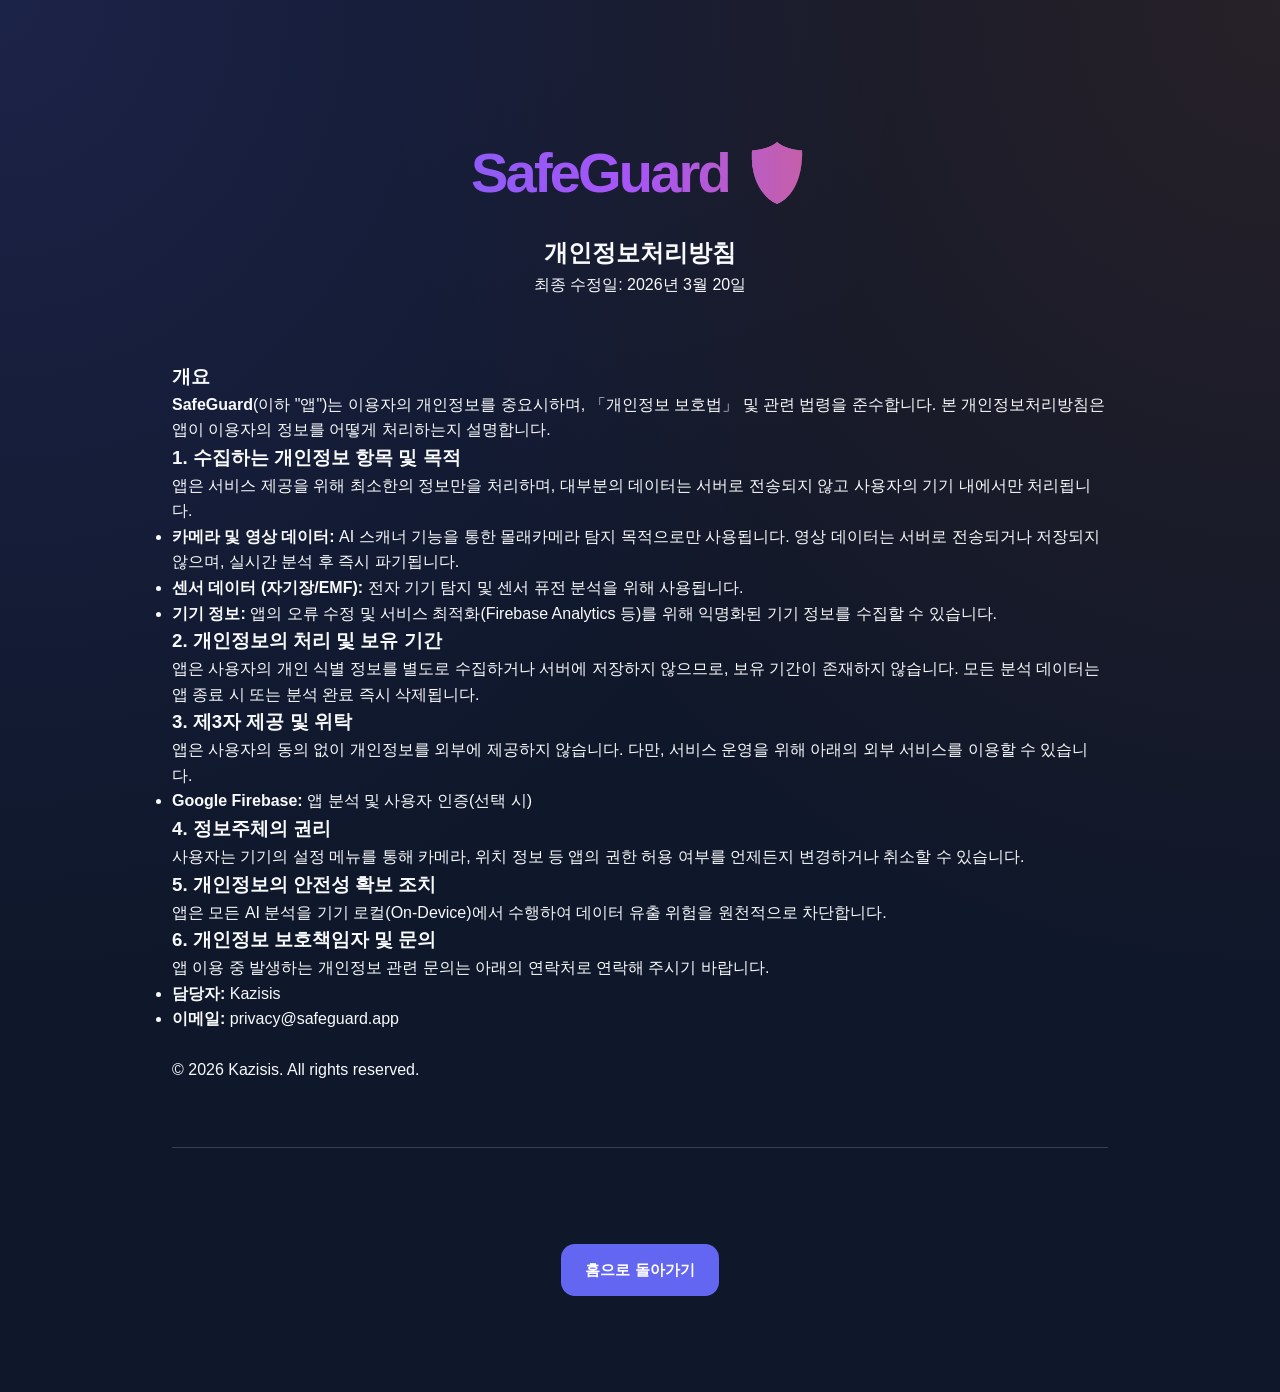
<file: safeguard-privacy.html>
<!DOCTYPE html>
<html lang="ko">
<head>
    <meta charset="UTF-8">
    <meta name="viewport" content="width=device-width, initial-scale=1.0">
    <title>개인정보처리방침 - SafeGuard</title>
    <link rel="stylesheet" href="styles.css">
</head>
<body>
    <div class="container">
        <header>
            <h1>SafeGuard 🛡️</h1>
            <h2>개인정보처리방침</h2>
            <p>최종 수정일: 2026년 3월 20일</p>
        </header>

        <section class="privacy-body">
            <h3>개요</h3>
            <p><strong>SafeGuard</strong>(이하 "앱")는 이용자의 개인정보를 중요시하며, 「개인정보 보호법」 및 관련 법령을 준수합니다. 본 개인정보처리방침은 앱이 이용자의 정보를 어떻게 처리하는지 설명합니다.</p>

            <h3>1. 수집하는 개인정보 항목 및 목적</h3>
            <p>앱은 서비스 제공을 위해 최소한의 정보만을 처리하며, 대부분의 데이터는 서버로 전송되지 않고 사용자의 기기 내에서만 처리됩니다.</p>
            <ul>
                <li><strong>카메라 및 영상 데이터:</strong> AI 스캐너 기능을 통한 몰래카메라 탐지 목적으로만 사용됩니다. 영상 데이터는 서버로 전송되거나 저장되지 않으며, 실시간 분석 후 즉시 파기됩니다.</li>
                <li><strong>센서 데이터 (자기장/EMF):</strong> 전자 기기 탐지 및 센서 퓨전 분석을 위해 사용됩니다.</li>
                <li><strong>기기 정보:</strong> 앱의 오류 수정 및 서비스 최적화(Firebase Analytics 등)를 위해 익명화된 기기 정보를 수집할 수 있습니다.</li>
            </ul>

            <h3>2. 개인정보의 처리 및 보유 기간</h3>
            <p>앱은 사용자의 개인 식별 정보를 별도로 수집하거나 서버에 저장하지 않으므로, 보유 기간이 존재하지 않습니다. 모든 분석 데이터는 앱 종료 시 또는 분석 완료 즉시 삭제됩니다.</p>

            <h3>3. 제3자 제공 및 위탁</h3>
            <p>앱은 사용자의 동의 없이 개인정보를 외부에 제공하지 않습니다. 다만, 서비스 운영을 위해 아래의 외부 서비스를 이용할 수 있습니다.</p>
            <ul>
                <li><strong>Google Firebase:</strong> 앱 분석 및 사용자 인증(선택 시)</li>
            </ul>

            <h3>4. 정보주체의 권리</h3>
            <p>사용자는 기기의 설정 메뉴를 통해 카메라, 위치 정보 등 앱의 권한 허용 여부를 언제든지 변경하거나 취소할 수 있습니다.</p>

            <h3>5. 개인정보의 안전성 확보 조치</h3>
            <p>앱은 모든 AI 분석을 기기 로컬(On-Device)에서 수행하여 데이터 유출 위험을 원천적으로 차단합니다.</p>

            <h3>6. 개인정보 보호책임자 및 문의</h3>
            <p>앱 이용 중 발생하는 개인정보 관련 문의는 아래의 연락처로 연락해 주시기 바랍니다.</p>
            <ul>
                <li><strong>담당자:</strong> Kazisis</li>
                <li><strong>이메일:</strong> privacy@safeguard.app</li>
            </ul>

            <br>
            <p>&copy; 2026 Kazisis. All rights reserved.</p>
        </section>

        <footer>
            <a href="index.html" class="cta-button">홈으로 돌아가기</a>
        </footer>
    </div>
</body>
</html>
</file>
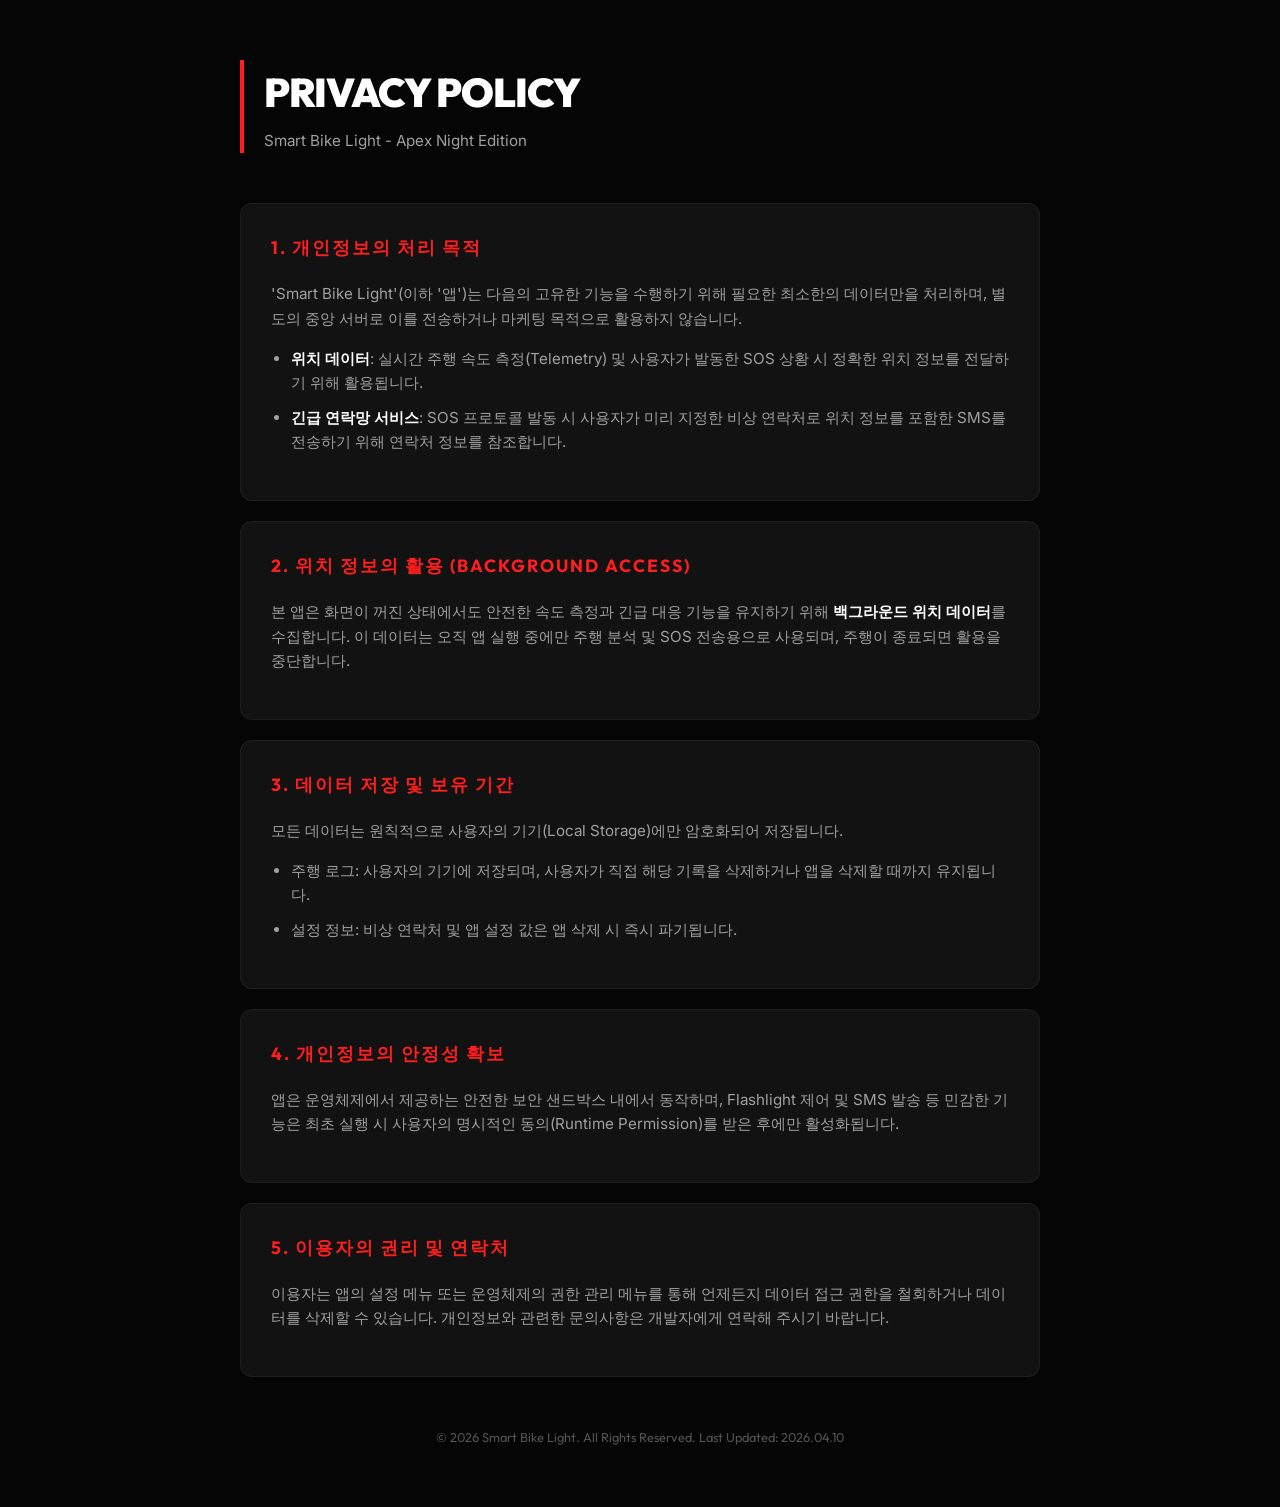
<file: smartbikelight-privacy.html>
<!DOCTYPE html>
<html lang="ko">
<head>
    <meta charset="UTF-8">
    <meta name="viewport" content="width=device-width, initial-scale=1.0">
    <title>개인정보처리방침 - Smart Bike Light</title>
    <link href="https://fonts.googleapis.com/css2?family=Inter:wght@400;700&family=Outfit:wght@300;600;900&display=swap" rel="stylesheet">
    <style>
        :root {
            --primary: #ff1e1e;
            --bg: #050505;
            --surface: #121212;
            --text-main: #ffffff;
            --text-dim: #a0a0a0;
        }

        body {
            background-color: var(--bg);
            color: var(--text-main);
            font-family: 'Outfit', sans-serif;
            line-height: 1.6;
            margin: 0;
            padding: 0;
            display: flex;
            justify-content: center;
        }

        .container {
            max-width: 800px;
            width: 90%;
            padding: 60px 20px;
        }

        header {
            border-left: 4px solid var(--primary);
            padding-left: 20px;
            margin-bottom: 50px;
        }

        h1 {
            font-size: 2.5rem;
            font-weight: 900;
            letter-spacing: -1px;
            margin: 0;
            text-transform: uppercase;
        }

        .subtitle {
            font-family: 'Inter', sans-serif;
            color: var(--text-dim);
            font-weight: 400;
            margin-top: 5px;
        }

        section {
            background: var(--surface);
            border-radius: 12px;
            padding: 30px;
            margin-bottom: 20px;
            border: 1px solid rgba(255, 255, 255, 0.05);
        }

        h2 {
            color: var(--primary);
            font-size: 1.1rem;
            text-transform: uppercase;
            letter-spacing: 2px;
            margin-top: 0;
            margin-bottom: 20px;
        }

        p, li {
            font-family: 'Inter', sans-serif;
            color: var(--text-dim);
            font-size: 0.95rem;
        }

        ul {
            padding-left: 20px;
        }

        li {
            margin-bottom: 10px;
        }

        .highlight {
            color: var(--text-main);
            font-weight: 600;
        }

        footer {
            margin-top: 50px;
            text-align: center;
            font-size: 0.8rem;
            color: var(--text-dim);
            opacity: 0.5;
        }
    </style>
</head>
<body>
    <div class="container">
        <header>
            <h1>Privacy Policy</h1>
            <p class="subtitle">Smart Bike Light - Apex Night Edition</p>
        </header>

        <section>
            <h2>1. 개인정보의 처리 목적</h2>
            <p>'Smart Bike Light'(이하 '앱')는 다음의 고유한 기능을 수행하기 위해 필요한 최소한의 데이터만을 처리하며, 별도의 중앙 서버로 이를 전송하거나 마케팅 목적으로 활용하지 않습니다.</p>
            <ul>
                <li><span class="highlight">위치 데이터</span>: 실시간 주행 속도 측정(Telemetry) 및 사용자가 발동한 SOS 상황 시 정확한 위치 정보를 전달하기 위해 활용됩니다.</li>
                <li><span class="highlight">긴급 연락망 서비스</span>: SOS 프로토콜 발동 시 사용자가 미리 지정한 비상 연락처로 위치 정보를 포함한 SMS를 전송하기 위해 연락처 정보를 참조합니다.</li>
            </ul>
        </section>

        <section>
            <h2>2. 위치 정보의 활용 (Background Access)</h2>
            <p>본 앱은 화면이 꺼진 상태에서도 안전한 속도 측정과 긴급 대응 기능을 유지하기 위해 <span class="highlight">백그라운드 위치 데이터</span>를 수집합니다. 이 데이터는 오직 앱 실행 중에만 주행 분석 및 SOS 전송용으로 사용되며, 주행이 종료되면 활용을 중단합니다.</p>
        </section>

        <section>
            <h2>3. 데이터 저장 및 보유 기간</h2>
            <p>모든 데이터는 원칙적으로 사용자의 기기(Local Storage)에만 암호화되어 저장됩니다.</p>
            <ul>
                <li>주행 로그: 사용자의 기기에 저장되며, 사용자가 직접 해당 기록을 삭제하거나 앱을 삭제할 때까지 유지됩니다.</li>
                <li>설정 정보: 비상 연락처 및 앱 설정 값은 앱 삭제 시 즉시 파기됩니다.</li>
            </ul>
        </section>

        <section>
            <h2>4. 개인정보의 안정성 확보</h2>
            <p>앱은 운영체제에서 제공하는 안전한 보안 샌드박스 내에서 동작하며, Flashlight 제어 및 SMS 발송 등 민감한 기능은 최초 실행 시 사용자의 명시적인 동의(Runtime Permission)를 받은 후에만 활성화됩니다.</p>
        </section>

        <section>
            <h2>5. 이용자의 권리 및 연락처</h2>
            <p>이용자는 앱의 설정 메뉴 또는 운영체제의 권한 관리 메뉴를 통해 언제든지 데이터 접근 권한을 철회하거나 데이터를 삭제할 수 있습니다. 개인정보와 관련한 문의사항은 개발자에게 연락해 주시기 바랍니다.</p>
        </section>

        <footer>
            &copy; 2026 Smart Bike Light. All Rights Reserved. Last Updated: 2026.04.10
        </footer>
    </div>
</body>
</html>
</file>
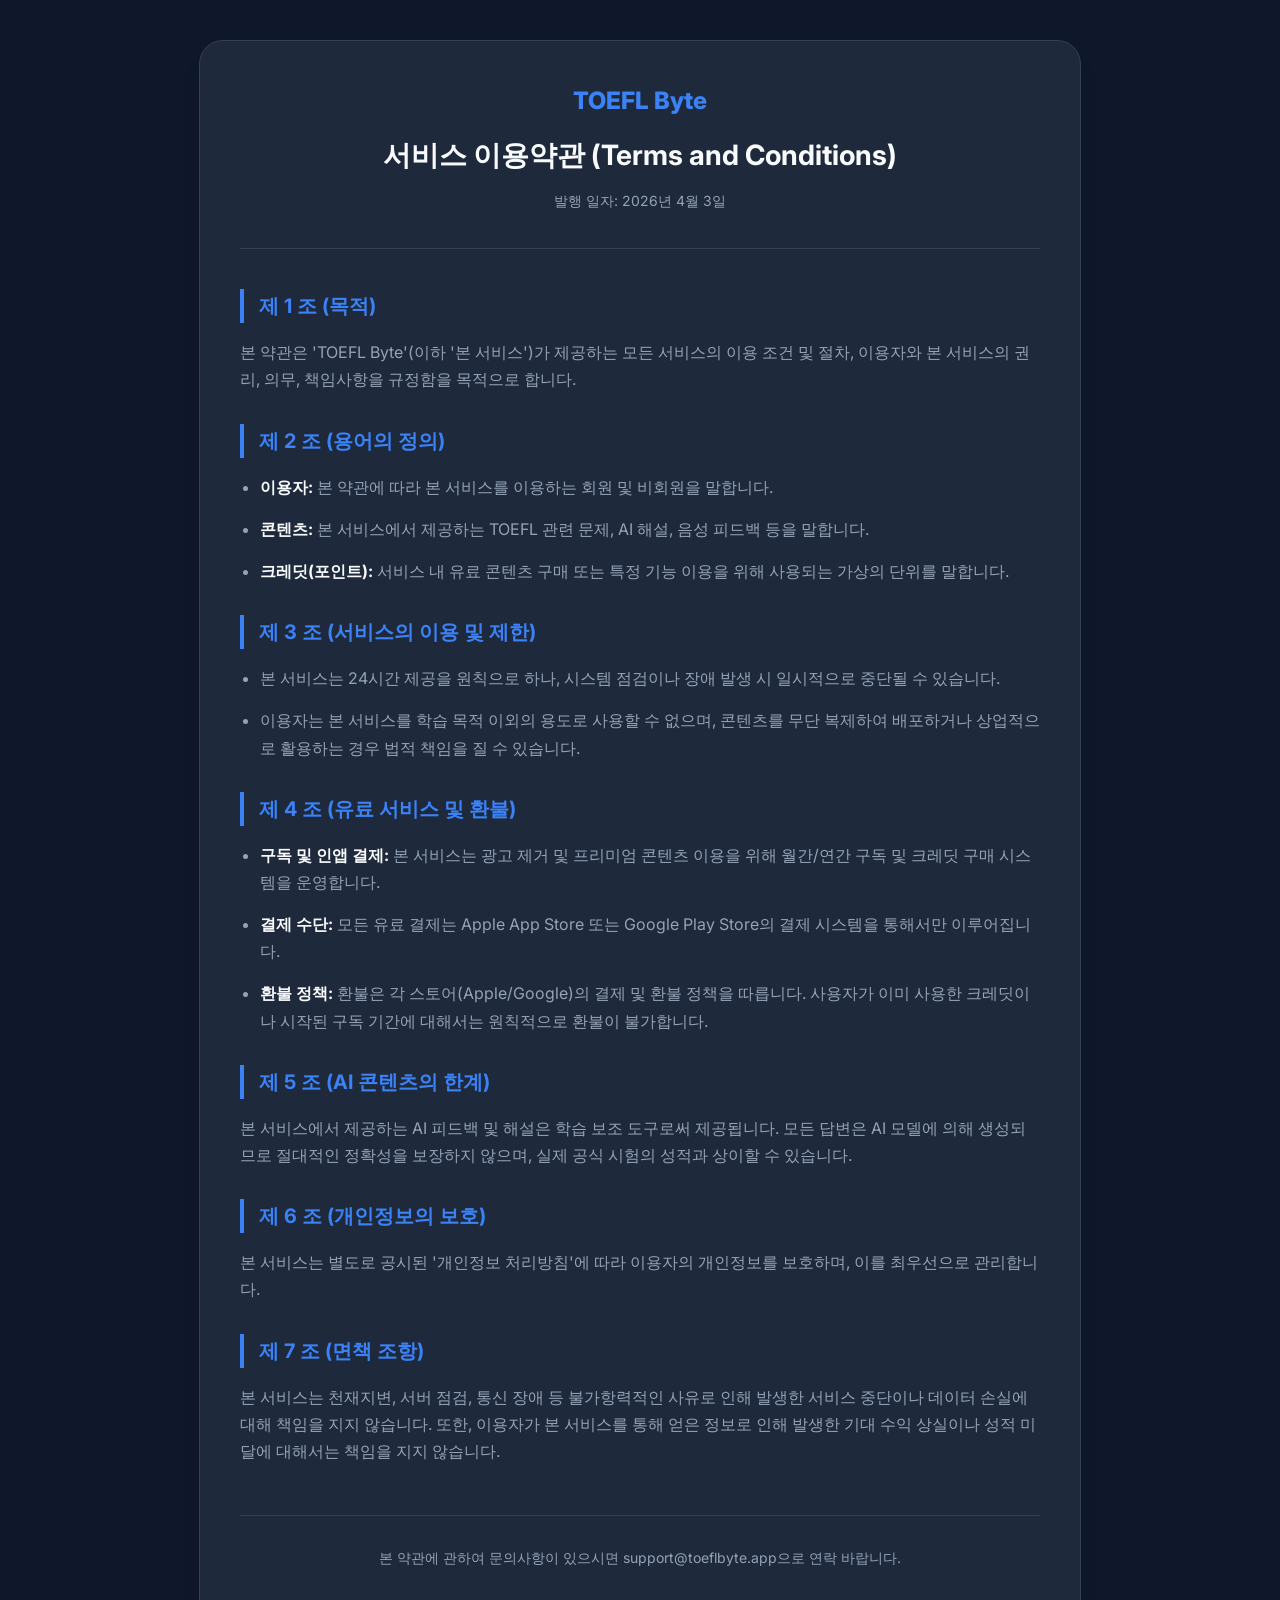
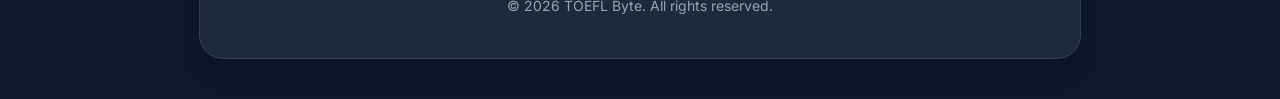
<file: terms.html>
<!DOCTYPE html>
<html lang="ko">
<head>
    <meta charset="UTF-8">
    <meta name="viewport" content="width=device-width, initial-scale=1.0">
    <title>TOEFL Byte - 서비스 이용약관</title>
    <style>
        @import url('https://fonts.googleapis.com/css2?family=Inter:wght@400;600;700&display=swap');

        :root {
            --primary: #3B82F6;
            --background: #0F172A;
            --card: #1E293B;
            --text: #F8FAFC;
            --text-secondary: #94A3B8;
            --border: #334155;
        }

        body {
            font-family: 'Inter', sans-serif;
            background-color: var(--background);
            color: var(--text);
            line-height: 1.7;
            margin: 0;
            padding: 40px 20px;
        }

        .container {
            max-width: 800px;
            margin: 0 auto;
            background-color: var(--card);
            padding: 40px;
            border-radius: 24px;
            border: 1px solid var(--border);
            box-shadow: 0 20px 25px -5px rgba(0, 0, 0, 0.1), 0 10px 10px -5px rgba(0, 0, 0, 0.04);
        }

        .header {
            text-align: center;
            margin-bottom: 40px;
            border-bottom: 1px solid var(--border);
            padding-bottom: 20px;
        }

        .logo {
            font-size: 24px;
            font-weight: 800;
            color: var(--primary);
            margin-bottom: 10px;
            display: block;
            text-decoration: none;
        }

        h1 {
            font-size: 28px;
            font-weight: 700;
            margin: 0;
        }

        .meta {
            color: var(--text-secondary);
            font-size: 14px;
            margin-top: 10px;
        }

        h3 {
            color: var(--primary);
            font-size: 20px;
            margin-top: 30px;
            margin-bottom: 15px;
            border-left: 4px solid var(--primary);
            padding-left: 15px;
        }

        p, li {
            color: var(--text-secondary);
            margin-bottom: 15px;
        }

        ul {
            padding-left: 20px;
        }

        .footer {
            margin-top: 50px;
            text-align: center;
            font-size: 14px;
            color: var(--text-secondary);
            border-top: 1px solid var(--border);
            padding-top: 30px;
        }

        strong {
            color: var(--text);
        }

        @media (max-width: 640px) {
            .container {
                padding: 24px;
            }
        }
    </style>
</head>
<body>
    <div class="container">
        <div class="header">
            <a href="index.html" class="logo">TOEFL Byte</a>
            <h1>서비스 이용약관 (Terms and Conditions)</h1>
            <p class="meta">발행 일자: 2026년 4월 3일</p>
        </div>

        <h3>제 1 조 (목적)</h3>
        <p>본 약관은 'TOEFL Byte'(이하 '본 서비스')가 제공하는 모든 서비스의 이용 조건 및 절차, 이용자와 본 서비스의 권리, 의무, 책임사항을 규정함을 목적으로 합니다.</p>

        <h3>제 2 조 (용어의 정의)</h3>
        <ul>
            <li><strong>이용자:</strong> 본 약관에 따라 본 서비스를 이용하는 회원 및 비회원을 말합니다.</li>
            <li><strong>콘텐츠:</strong> 본 서비스에서 제공하는 TOEFL 관련 문제, AI 해설, 음성 피드백 등을 말합니다.</li>
            <li><strong>크레딧(포인트):</strong> 서비스 내 유료 콘텐츠 구매 또는 특정 기능 이용을 위해 사용되는 가상의 단위를 말합니다.</li>
        </ul>

        <h3>제 3 조 (서비스의 이용 및 제한)</h3>
        <ul>
            <li>본 서비스는 24시간 제공을 원칙으로 하나, 시스템 점검이나 장애 발생 시 일시적으로 중단될 수 있습니다.</li>
            <li>이용자는 본 서비스를 학습 목적 이외의 용도로 사용할 수 없으며, 콘텐츠를 무단 복제하여 배포하거나 상업적으로 활용하는 경우 법적 책임을 질 수 있습니다.</li>
        </ul>

        <h3>제 4 조 (유료 서비스 및 환불)</h3>
        <ul>
            <li><strong>구독 및 인앱 결제:</strong> 본 서비스는 광고 제거 및 프리미엄 콘텐츠 이용을 위해 월간/연간 구독 및 크레딧 구매 시스템을 운영합니다.</li>
            <li><strong>결제 수단:</strong> 모든 유료 결제는 Apple App Store 또는 Google Play Store의 결제 시스템을 통해서만 이루어집니다.</li>
            <li><strong>환불 정책:</strong> 환불은 각 스토어(Apple/Google)의 결제 및 환불 정책을 따릅니다. 사용자가 이미 사용한 크레딧이나 시작된 구독 기간에 대해서는 원칙적으로 환불이 불가합니다.</li>
        </ul>

        <h3>제 5 조 (AI 콘텐츠의 한계)</h3>
        <p>본 서비스에서 제공하는 AI 피드백 및 해설은 학습 보조 도구로써 제공됩니다. 모든 답변은 AI 모델에 의해 생성되므로 절대적인 정확성을 보장하지 않으며, 실제 공식 시험의 성적과 상이할 수 있습니다.</p>

        <h3>제 6 조 (개인정보의 보호)</h3>
        <p>본 서비스는 별도로 공시된 '개인정보 처리방침'에 따라 이용자의 개인정보를 보호하며, 이를 최우선으로 관리합니다.</p>

        <h3>제 7 조 (면책 조항)</h3>
        <p>본 서비스는 천재지변, 서버 점검, 통신 장애 등 불가항력적인 사유로 인해 발생한 서비스 중단이나 데이터 손실에 대해 책임을 지지 않습니다. 또한, 이용자가 본 서비스를 통해 얻은 정보로 인해 발생한 기대 수익 상실이나 성적 미달에 대해서는 책임을 지지 않습니다.</p>

        <div class="footer">
            본 약관에 관하여 문의사항이 있으시면 support@toeflbyte.app으로 연락 바랍니다.<br><br>
            © 2026 TOEFL Byte. All rights reserved.
        </div>
    </div>
</body>
</html>
</file>
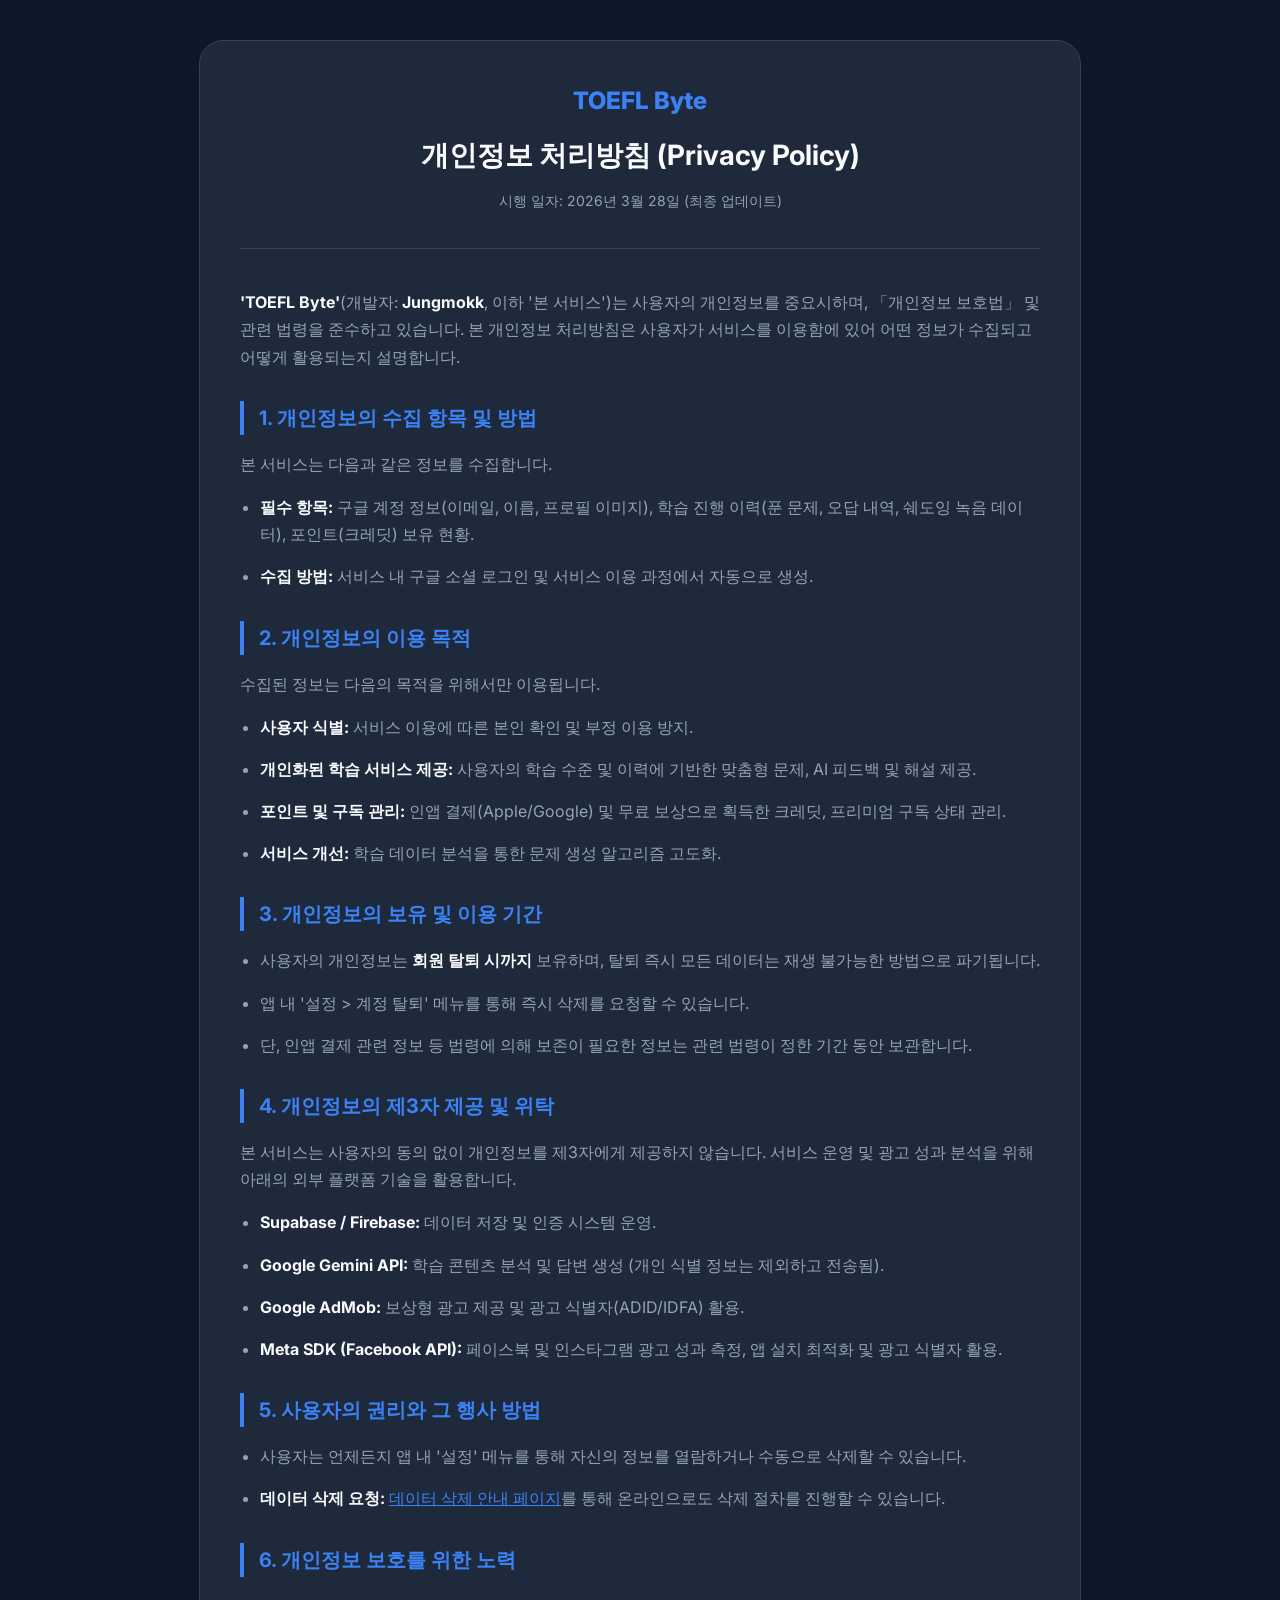
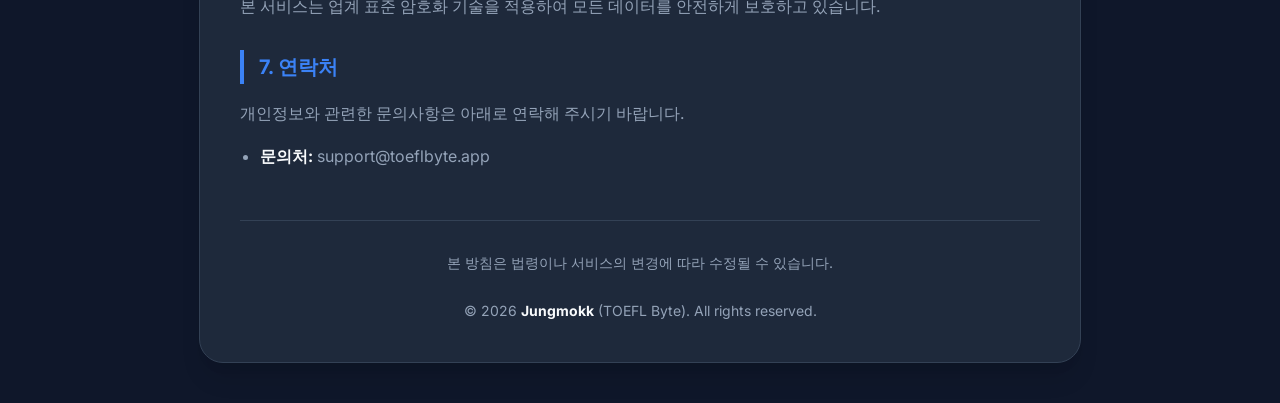
<file: toeflbyte-privacy.html>
<!DOCTYPE html>
<html lang="ko">
<head>
    <meta charset="UTF-8">
    <meta name="viewport" content="width=device-width, initial-scale=1.0">
    <title>TOEFL Byte - 개인정보 처리방침</title>
    <style>
        @import url('https://fonts.googleapis.com/css2?family=Inter:wght@400;600;700&display=swap');

        :root {
            --primary: #3B82F6;
            --background: #0F172A;
            --card: #1E293B;
            --text: #F8FAFC;
            --text-secondary: #94A3B8;
            --border: #334155;
        }

        body {
            font-family: 'Inter', sans-serif;
            background-color: var(--background);
            color: var(--text);
            line-height: 1.7;
            margin: 0;
            padding: 40px 20px;
        }

        .container {
            max-width: 800px;
            margin: 0 auto;
            background-color: var(--card);
            padding: 40px;
            border-radius: 24px;
            border: 1px solid var(--border);
            box-shadow: 0 20px 25px -5px rgba(0, 0, 0, 0.1), 0 10px 10px -5px rgba(0, 0, 0, 0.04);
        }

        .header {
            text-align: center;
            margin-bottom: 40px;
            border-bottom: 1px solid var(--border);
            padding-bottom: 20px;
        }

        .logo {
            font-size: 24px;
            font-weight: 800;
            color: var(--primary);
            margin-bottom: 10px;
            display: block;
            text-decoration: none;
        }

        h1 {
            font-size: 28px;
            font-weight: 700;
            margin: 0;
        }

        .meta {
            color: var(--text-secondary);
            font-size: 14px;
            margin-top: 10px;
        }

        h3 {
            color: var(--primary);
            font-size: 20px;
            margin-top: 30px;
            margin-bottom: 15px;
            border-left: 4px solid var(--primary);
            padding-left: 15px;
        }

        p, li {
            color: var(--text-secondary);
            margin-bottom: 15px;
        }

        ul {
            padding-left: 20px;
        }

        .footer {
            margin-top: 50px;
            text-align: center;
            font-size: 14px;
            color: var(--text-secondary);
            border-top: 1px solid var(--border);
            padding-top: 30px;
        }

        hr {
            border: 0;
            border-top: 1px solid var(--border);
            margin: 30px 0;
        }

        strong {
            color: var(--text);
        }

        @media (max-width: 640px) {
            .container {
                padding: 24px;
            }
        }
    </style>
</head>
<body>
    <div class="container">
        <div class="header">
            <a href="index.html" class="logo">TOEFL Byte</a>
            <h1>개인정보 처리방침 (Privacy Policy)</h1>
            <p class="meta">시행 일자: 2026년 3월 28일 (최종 업데이트)</p>
        </div>

        <p><strong>'TOEFL Byte'</strong>(개발자: <strong>Jungmokk</strong>, 이하 '본 서비스')는 사용자의 개인정보를 중요시하며, 「개인정보 보호법」 및 관련 법령을 준수하고 있습니다. 본 개인정보 처리방침은 사용자가 서비스를 이용함에 있어 어떤 정보가 수집되고 어떻게 활용되는지 설명합니다.</p>

        <h3>1. 개인정보의 수집 항목 및 방법</h3>
        <p>본 서비스는 다음과 같은 정보를 수집합니다.</p>
        <ul>
            <li><strong>필수 항목:</strong> 구글 계정 정보(이메일, 이름, 프로필 이미지), 학습 진행 이력(푼 문제, 오답 내역, 쉐도잉 녹음 데이터), 포인트(크레딧) 보유 현황.</li>
            <li><strong>수집 방법:</strong> 서비스 내 구글 소셜 로그인 및 서비스 이용 과정에서 자동으로 생성.</li>
        </ul>

        <h3>2. 개인정보의 이용 목적</h3>
        <p>수집된 정보는 다음의 목적을 위해서만 이용됩니다.</p>
        <ul>
            <li><strong>사용자 식별:</strong> 서비스 이용에 따른 본인 확인 및 부정 이용 방지.</li>
            <li><strong>개인화된 학습 서비스 제공:</strong> 사용자의 학습 수준 및 이력에 기반한 맞춤형 문제, AI 피드백 및 해설 제공.</li>
            <li><strong>포인트 및 구독 관리:</strong> 인앱 결제(Apple/Google) 및 무료 보상으로 획득한 크레딧, 프리미엄 구독 상태 관리.</li>
            <li><strong>서비스 개선:</strong> 학습 데이터 분석을 통한 문제 생성 알고리즘 고도화.</li>
        </ul>

        <h3>3. 개인정보의 보유 및 이용 기간</h3>
        <ul>
            <li>사용자의 개인정보는 <strong>회원 탈퇴 시까지</strong> 보유하며, 탈퇴 즉시 모든 데이터는 재생 불가능한 방법으로 파기됩니다.</li>
            <li>앱 내 '설정 > 계정 탈퇴' 메뉴를 통해 즉시 삭제를 요청할 수 있습니다.</li>
            <li>단, 인앱 결제 관련 정보 등 법령에 의해 보존이 필요한 정보는 관련 법령이 정한 기간 동안 보관합니다.</li>
        </ul>

        <h3>4. 개인정보의 제3자 제공 및 위탁</h3>
        <p>본 서비스는 사용자의 동의 없이 개인정보를 제3자에게 제공하지 않습니다. 서비스 운영 및 광고 성과 분석을 위해 아래의 외부 플랫폼 기술을 활용합니다.</p>
        <ul>
            <li><strong>Supabase / Firebase:</strong> 데이터 저장 및 인증 시스템 운영.</li>
            <li><strong>Google Gemini API:</strong> 학습 콘텐츠 분석 및 답변 생성 (개인 식별 정보는 제외하고 전송됨).</li>
            <li><strong>Google AdMob:</strong> 보상형 광고 제공 및 광고 식별자(ADID/IDFA) 활용.</li>
            <li><strong>Meta SDK (Facebook API):</strong> 페이스북 및 인스타그램 광고 성과 측정, 앱 설치 최적화 및 광고 식별자 활용.</li>
        </ul>

        <h3>5. 사용자의 권리와 그 행사 방법</h3>
        <ul>
            <li>사용자는 언제든지 앱 내 '설정' 메뉴를 통해 자신의 정보를 열람하거나 수동으로 삭제할 수 있습니다.</li>
            <li><strong>데이터 삭제 요청:</strong> <a href="data-deletion.html" style="color: var(--primary);">데이터 삭제 안내 페이지</a>를 통해 온라인으로도 삭제 절차를 진행할 수 있습니다.</li>
        </ul>

        <h3>6. 개인정보 보호를 위한 노력</h3>
        <p>본 서비스는 업계 표준 암호화 기술을 적용하여 모든 데이터를 안전하게 보호하고 있습니다.</p>

        <h3>7. 연락처</h3>
        <p>개인정보와 관련한 문의사항은 아래로 연락해 주시기 바랍니다.</p>
        <ul>
            <li><strong>문의처:</strong> support@toeflbyte.app</li>
        </ul>

        <div class="footer">
            본 방침은 법령이나 서비스의 변경에 따라 수정될 수 있습니다.<br><br>
            © 2026 <strong>Jungmokk</strong> (TOEFL Byte). All rights reserved.
        </div>
    </div>
</body>
</html>
</file>
<file: styles.css>
:root {
    --primary: #6366f1;
    --primary-light: #818cf8;
    --secondary: #f97316;
    --background: #0f172a;
    --surface: #1e293b;
    --surface-hover: #334155;
    --text: #f8fafc;
    --text-dim: #94a3b8;
    --border: #334155;
    --glass: rgba(255, 255, 255, 0.03);
    --glass-border: rgba(255, 255, 255, 0.08);
}

* {
    margin: 0;
    padding: 0;
    box-sizing: border-box;
}

body {
    font-family: 'Inter', -apple-system, BlinkMacSystemFont, "Segoe UI", Roboto, Helvetica, Arial, sans-serif;
    background-color: var(--background);
    background-image: 
        radial-gradient(at 0% 0%, rgba(99, 102, 241, 0.15) 0px, transparent 50%),
        radial-gradient(at 100% 0%, rgba(249, 115, 22, 0.1) 0px, transparent 50%);
    color: var(--text);
    line-height: 1.6;
    min-height: 100vh;
}

.container {
    max-width: 1000px;
    margin: 0 auto;
    padding: 2rem;
}

header {
    text-align: center;
    padding: 6rem 0 4rem;
}

h1 {
    font-size: 3.5rem;
    font-weight: 800;
    margin-bottom: 1rem;
    background: linear-gradient(to right, #6366f1, #a855f7, #f97316);
    -webkit-background-clip: text;
    background-clip: text;
    -webkit-text-fill-color: transparent;
    letter-spacing: -0.05em;
}

.tagline {
    font-size: 1.25rem;
    color: var(--text-dim);
    max-width: 600px;
    margin: 0 auto 3rem;
}

/* App Grid */
#apps {
    display: grid;
    grid-template-columns: repeat(auto-fit, minmax(320px, 1fr));
    gap: 2rem;
    padding: 2rem 0;
}

.app-card {
    background: var(--glass);
    backdrop-filter: blur(12px);
    -webkit-backdrop-filter: blur(12px);
    border: 1px solid var(--glass-border);
    border-radius: 24px;
    padding: 2.5rem;
    transition: all 0.3s cubic-bezier(0.4, 0, 0.2, 1);
    display: flex;
    flex-direction: column;
}

.app-card:hover {
    transform: translateY(-8px);
    background: rgba(255, 255, 255, 0.06);
    border-color: rgba(255, 255, 255, 0.2);
    box-shadow: 0 20px 40px rgba(0, 0, 0, 0.3);
}

.app-icon {
    font-size: 3rem;
    margin-bottom: 1.5rem;
}

.app-card h3 {
    font-size: 1.75rem;
    font-weight: 800;
    margin-bottom: 0.75rem;
    color: var(--text);
}

.app-card p {
    color: var(--text-dim);
    margin-bottom: 2rem;
    flex-grow: 1;
}

.cta-button {
    display: inline-block;
    background: var(--primary);
    color: white;
    padding: 0.875rem 1.5rem;
    border-radius: 14px;
    text-decoration: none;
    font-weight: 700;
    text-align: center;
    transition: all 0.2s;
    font-size: 0.95rem;
}

.cta-button:hover {
    background: var(--primary-light);
    transform: scale(1.02);
}

.cta-button.secondary {
    background: transparent;
    border: 1px solid var(--border);
    margin-top: 1rem;
}

.cta-button.secondary:hover {
    background: var(--glass-border);
    border-color: var(--text-dim);
}

/* Privacy/Data Deletion Container */
.content-page {
    max-width: 800px;
    margin: 4rem auto;
    background: var(--glass);
    border: 1px solid var(--glass-border);
    padding: 3rem;
    border-radius: 24px;
}

.content-page h2 {
    color: var(--primary-light);
    margin: 2rem 0 1rem;
}

.content-page p, .content-page li {
    color: var(--text-dim);
    margin-bottom: 1rem;
}

footer {
    text-align: center;
    padding: 6rem 0 4rem;
    color: var(--text-dim);
    border-top: 1px solid var(--border);
    margin-top: 4rem;
}

.links {
    margin-bottom: 2rem;
    display: flex;
    justify-content: center;
    flex-wrap: wrap;
    gap: 1.5rem;
}

.links a {
    color: var(--text-dim);
    text-decoration: none;
    font-size: 0.9rem;
    transition: color 0.2s;
}

.links a:hover {
    color: var(--primary-light);
}

@media (max-width: 640px) {
    h1 { font-size: 2.5rem; }
    .container { padding: 1rem; }
    .app-card { padding: 1.5rem; }
}
</file>
